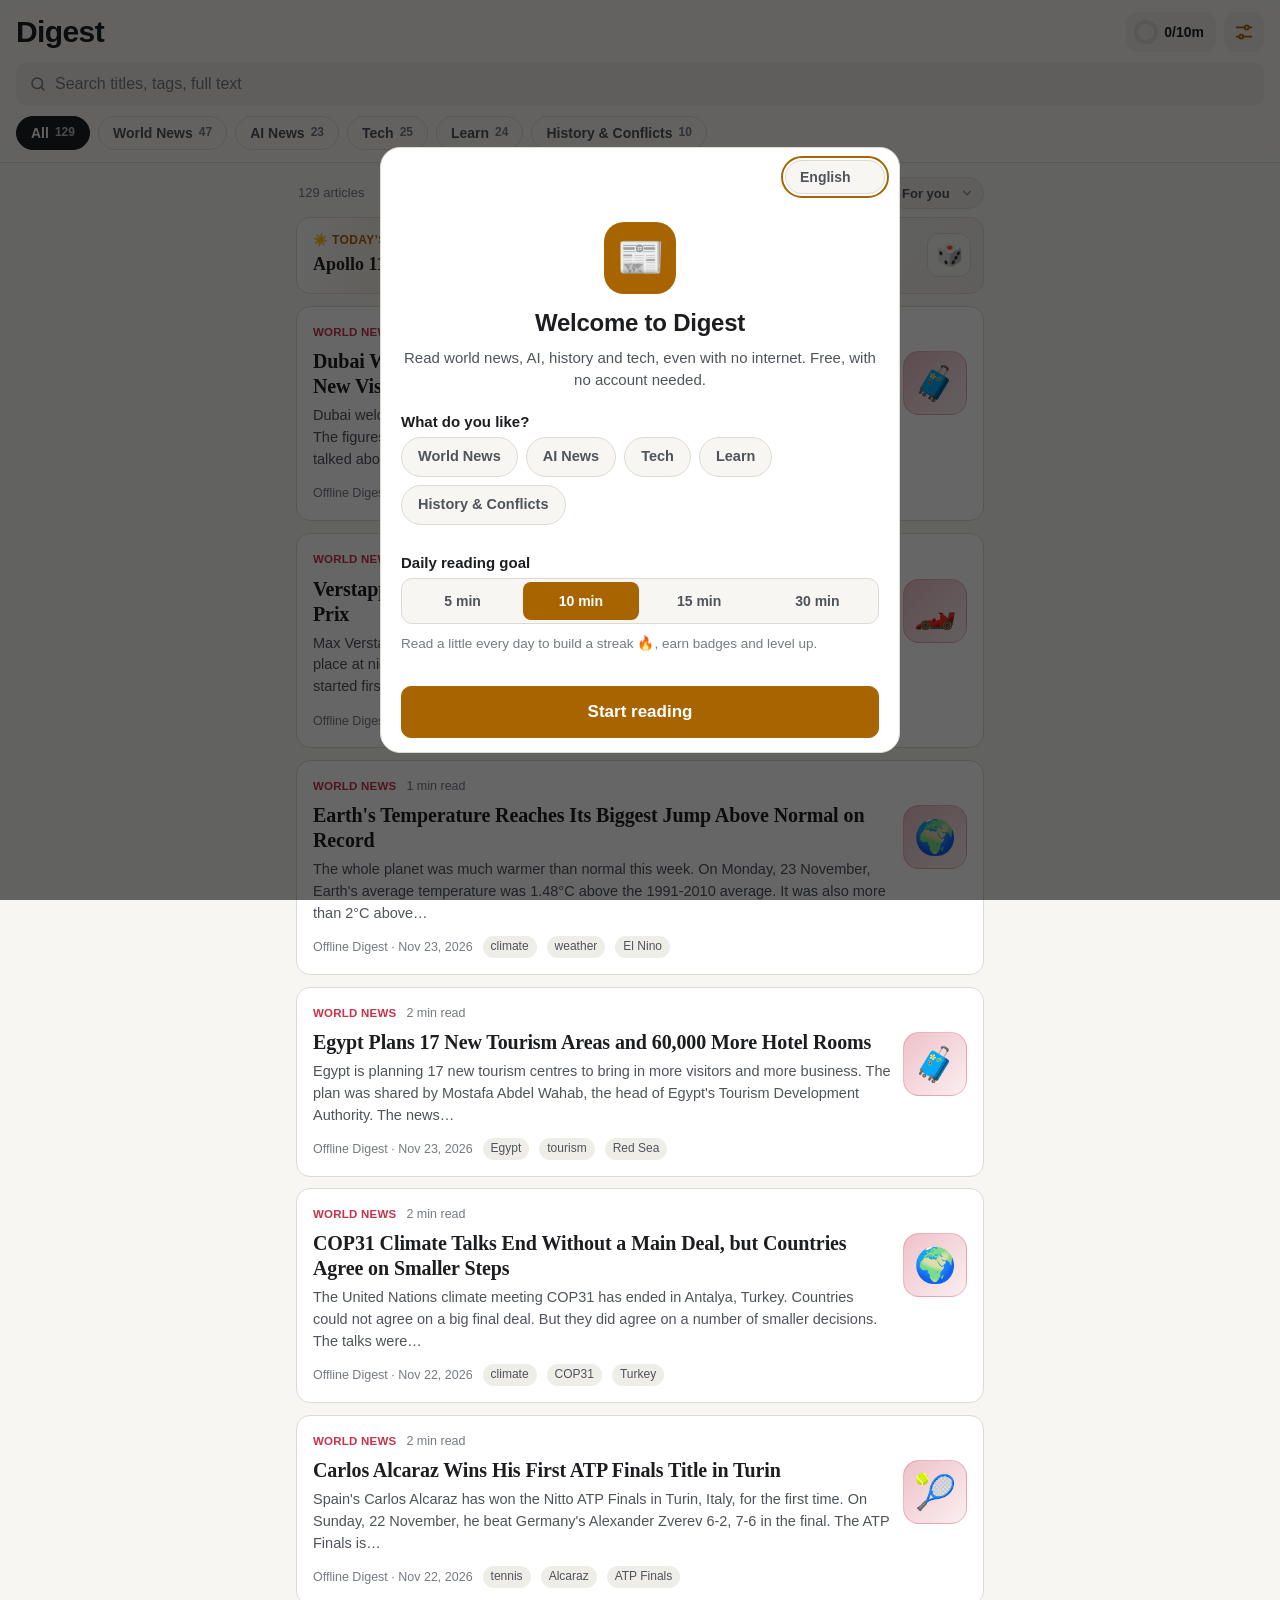
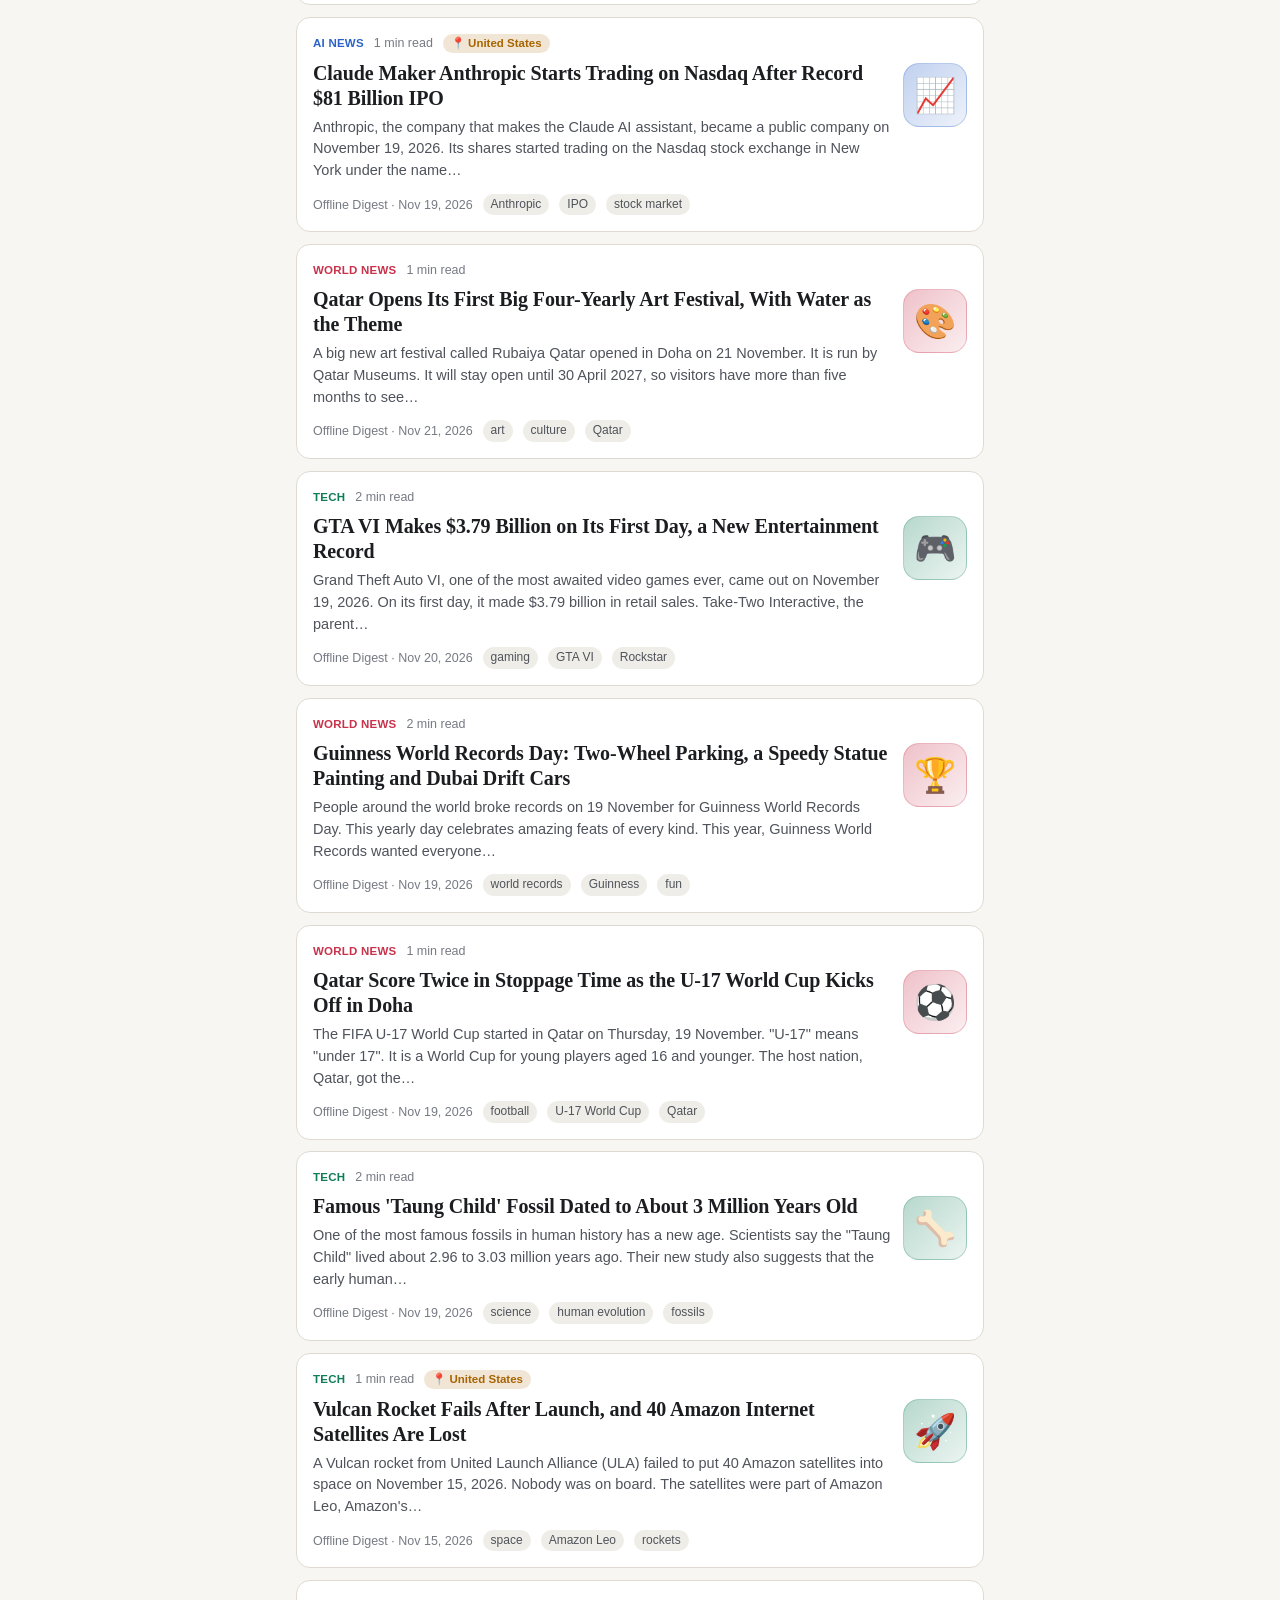
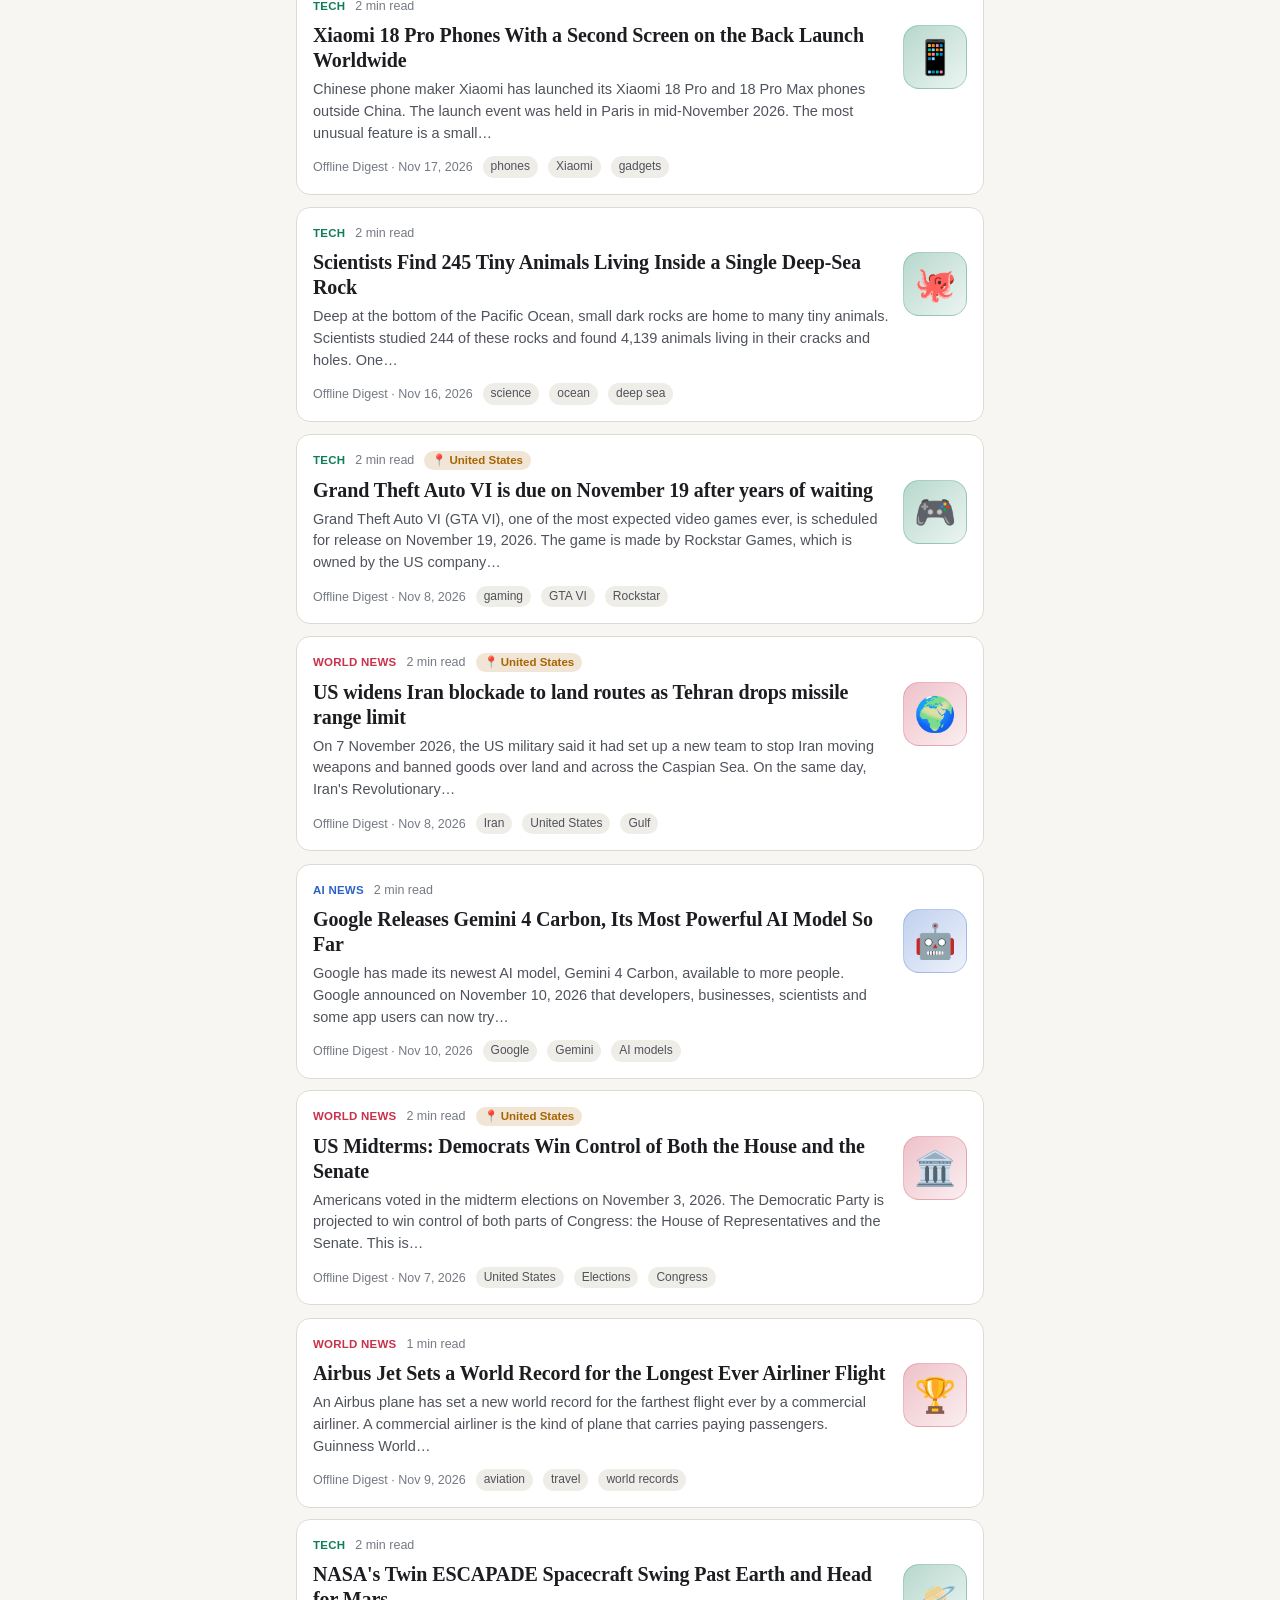
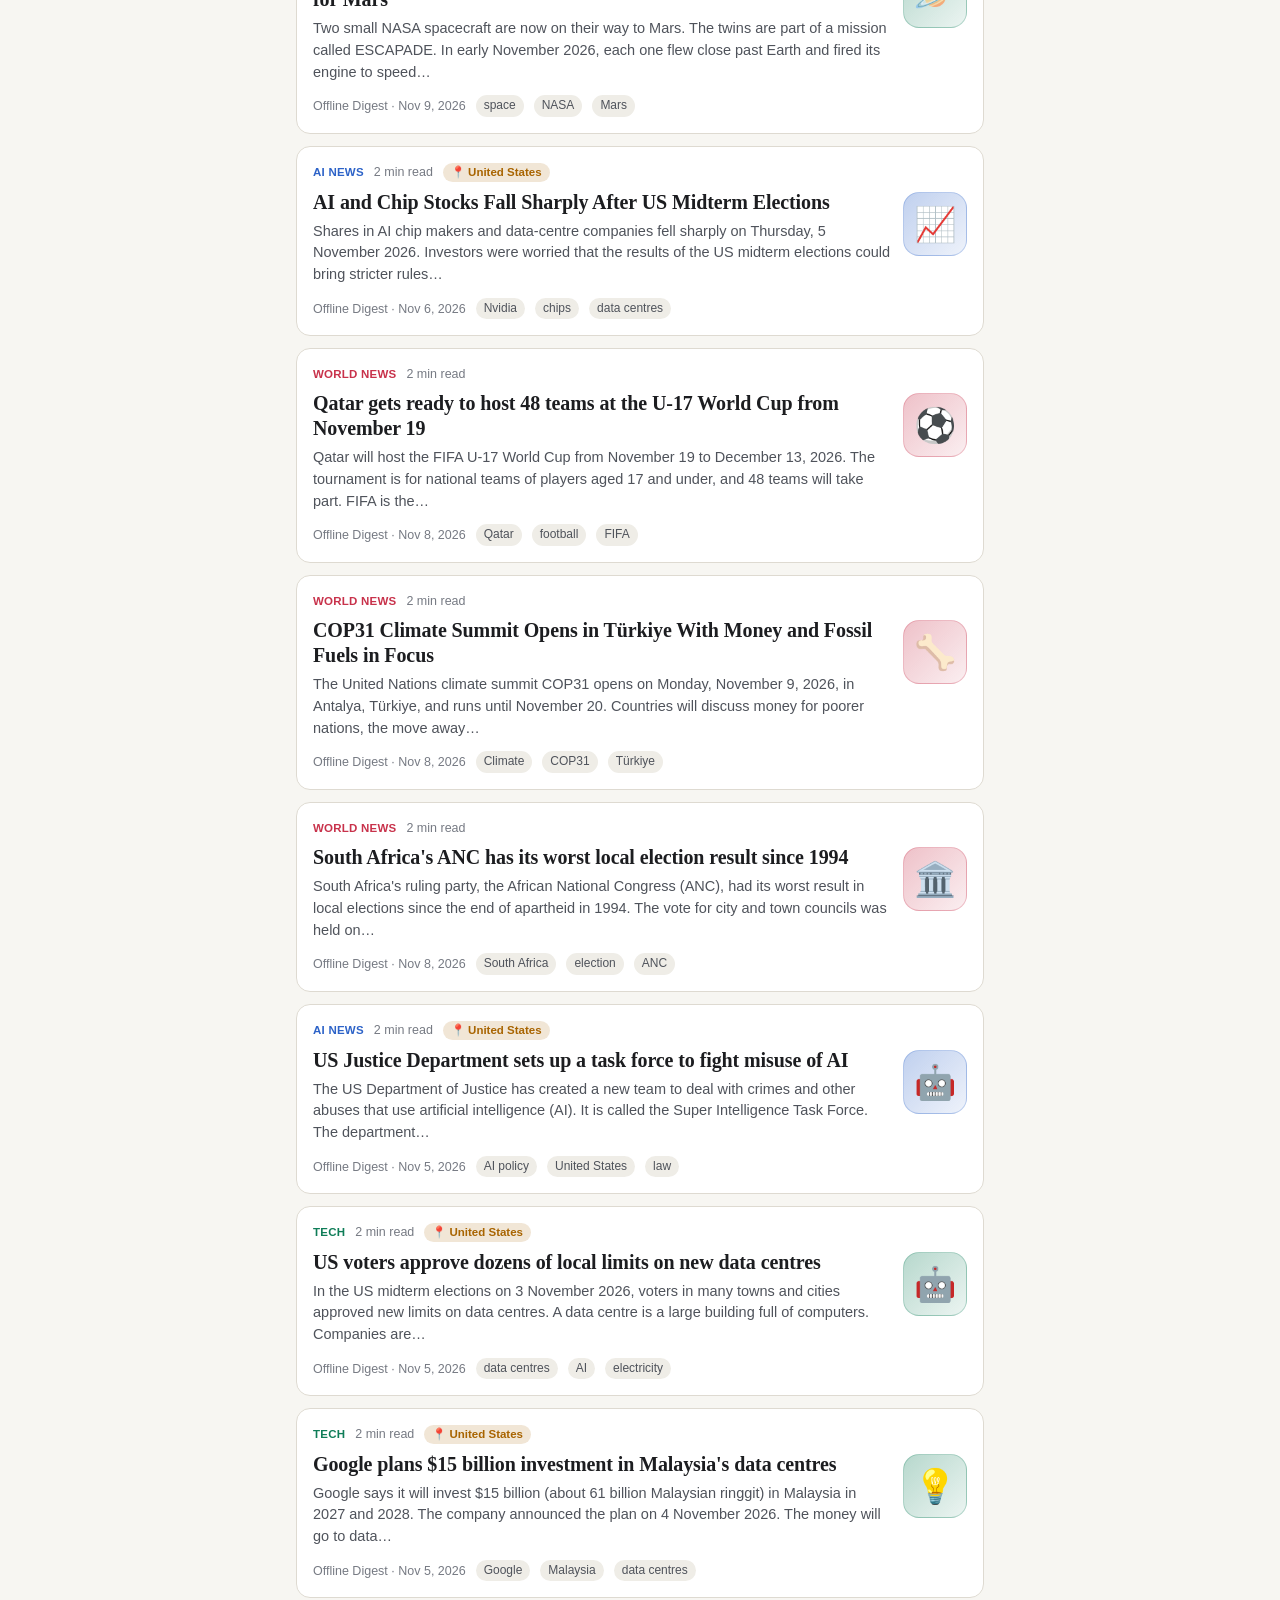
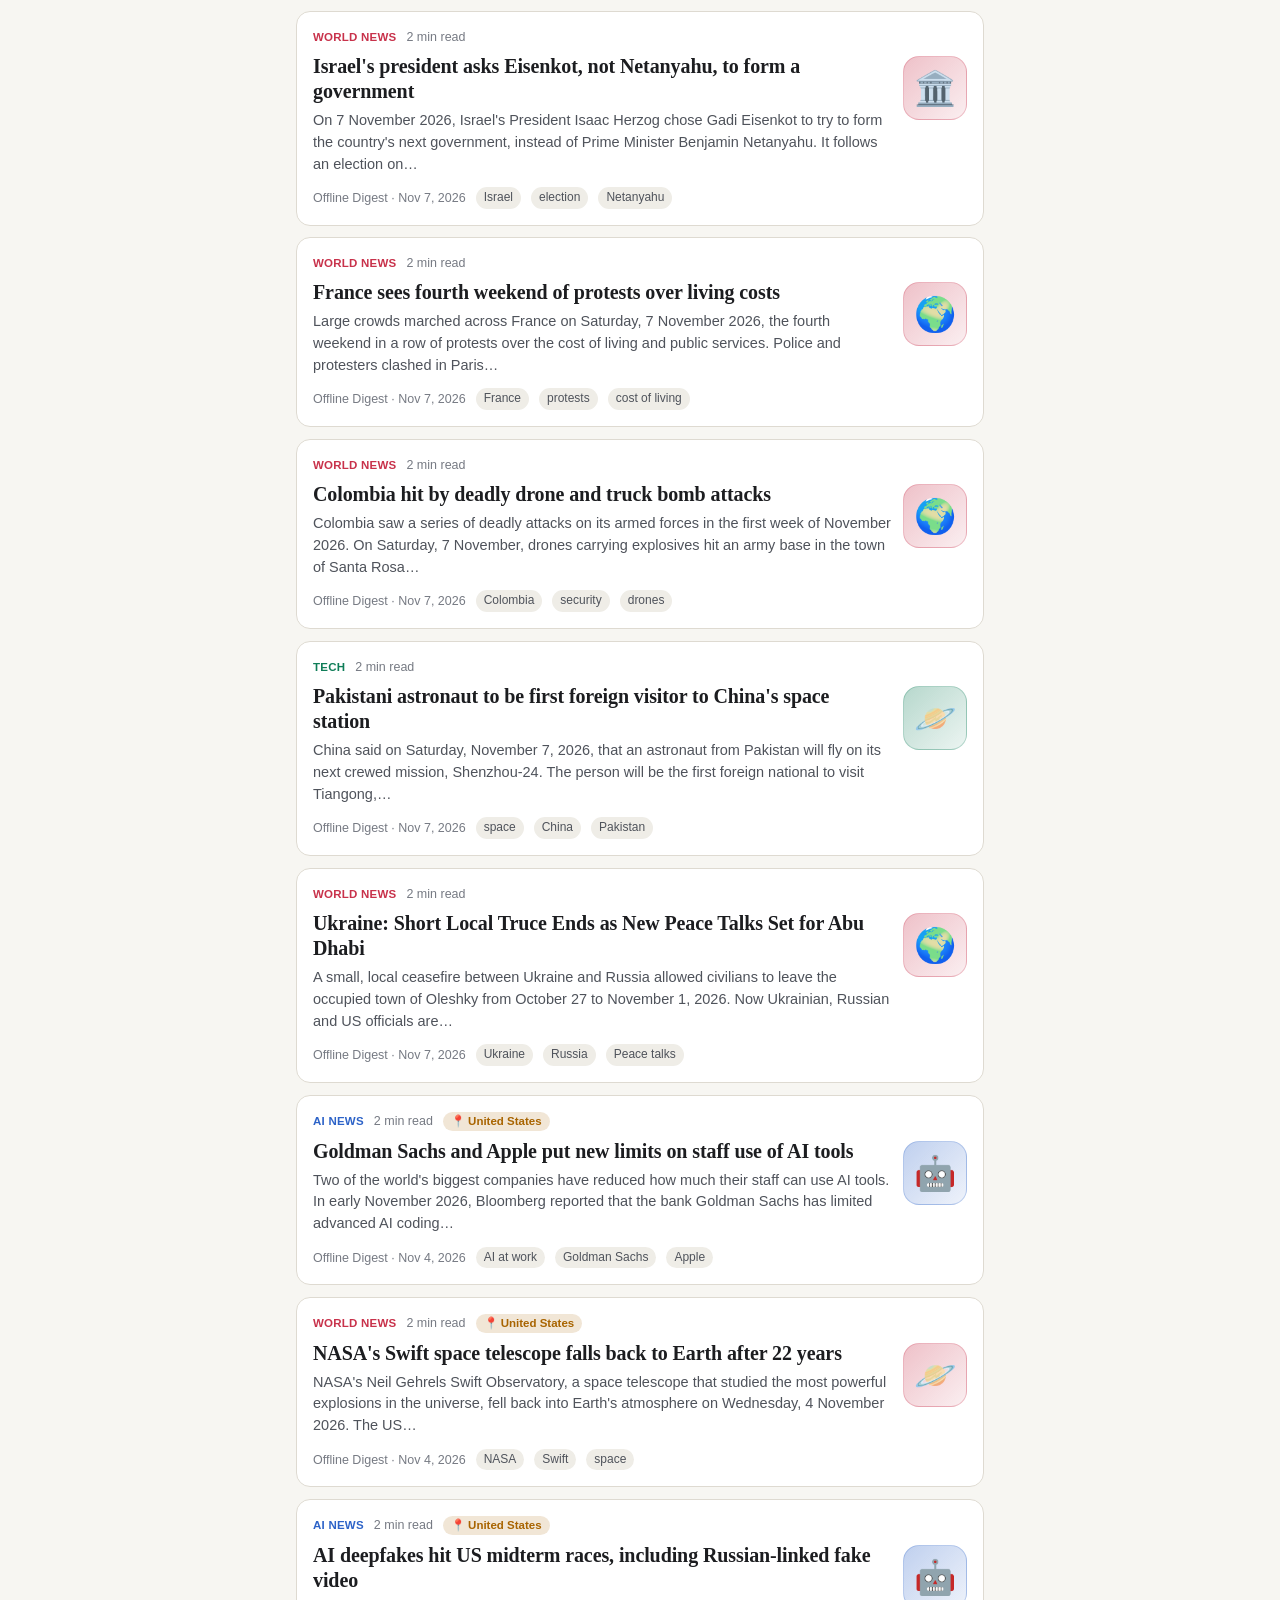
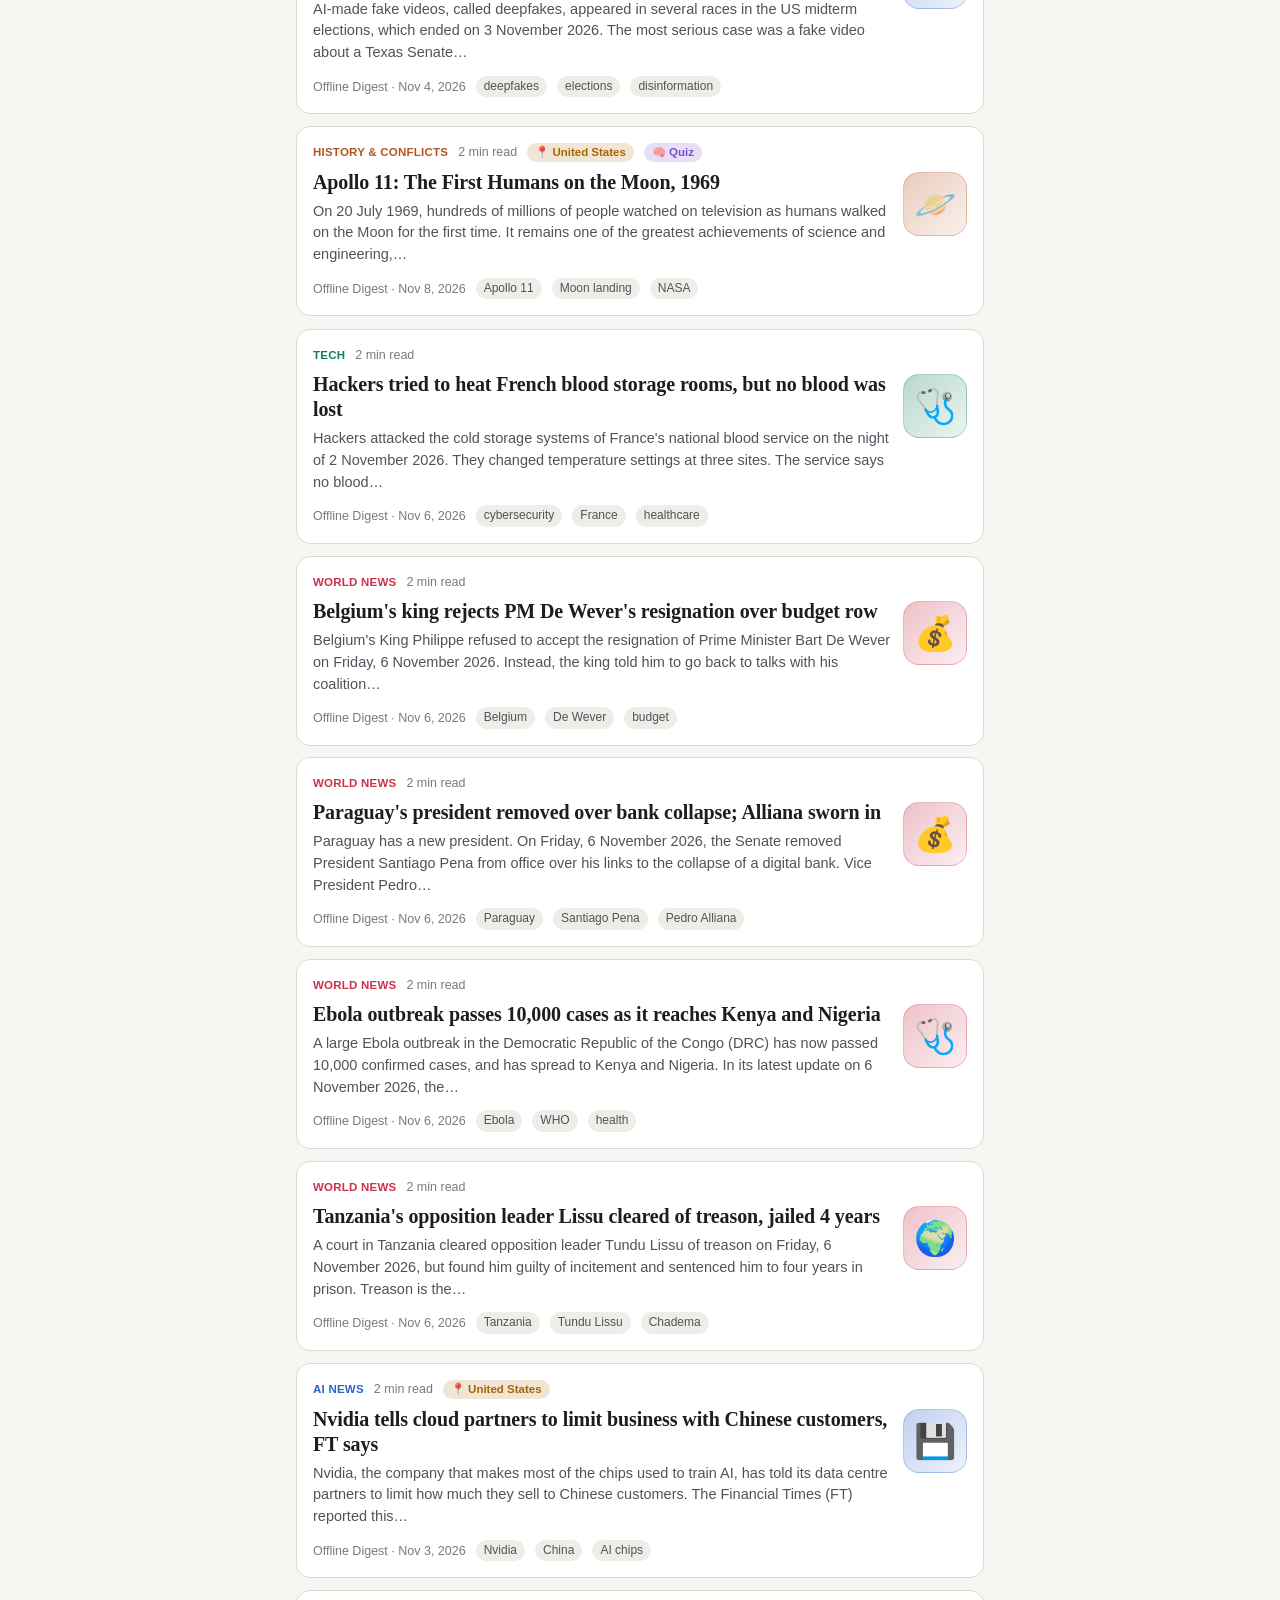
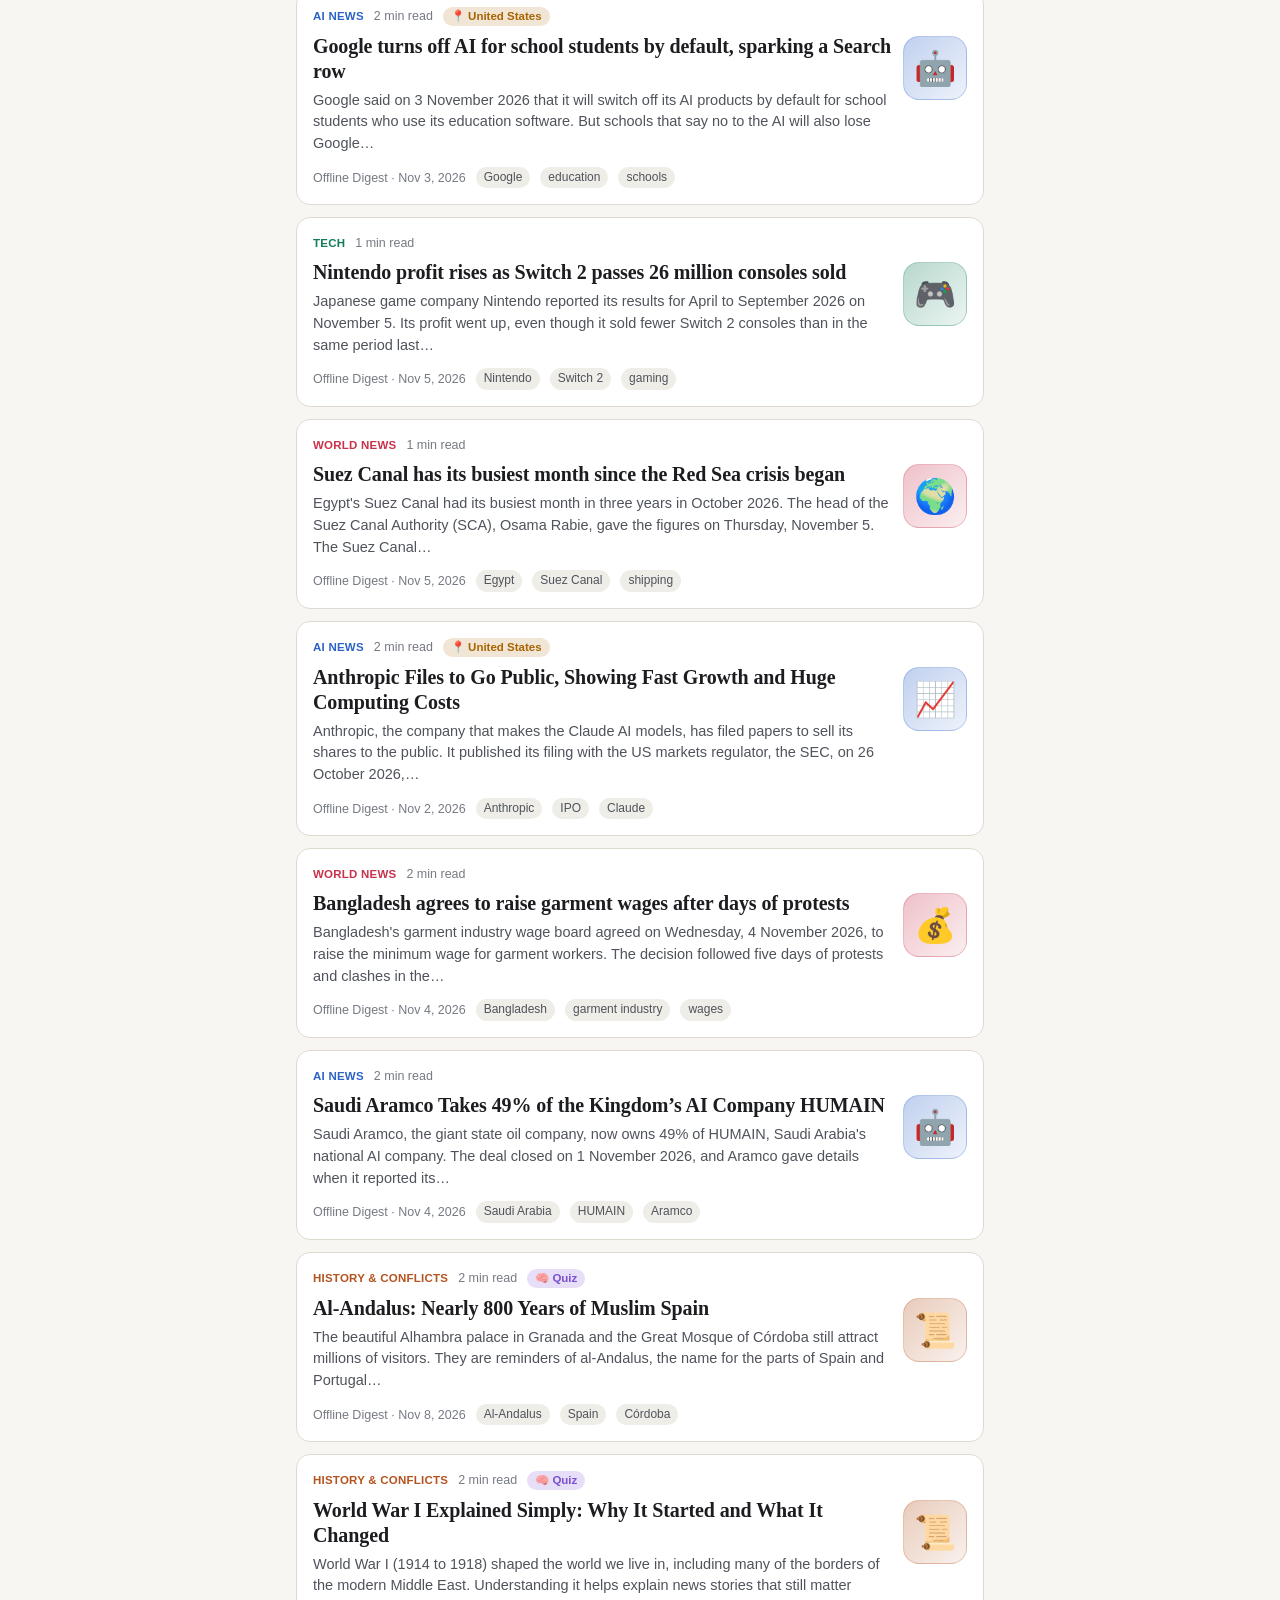
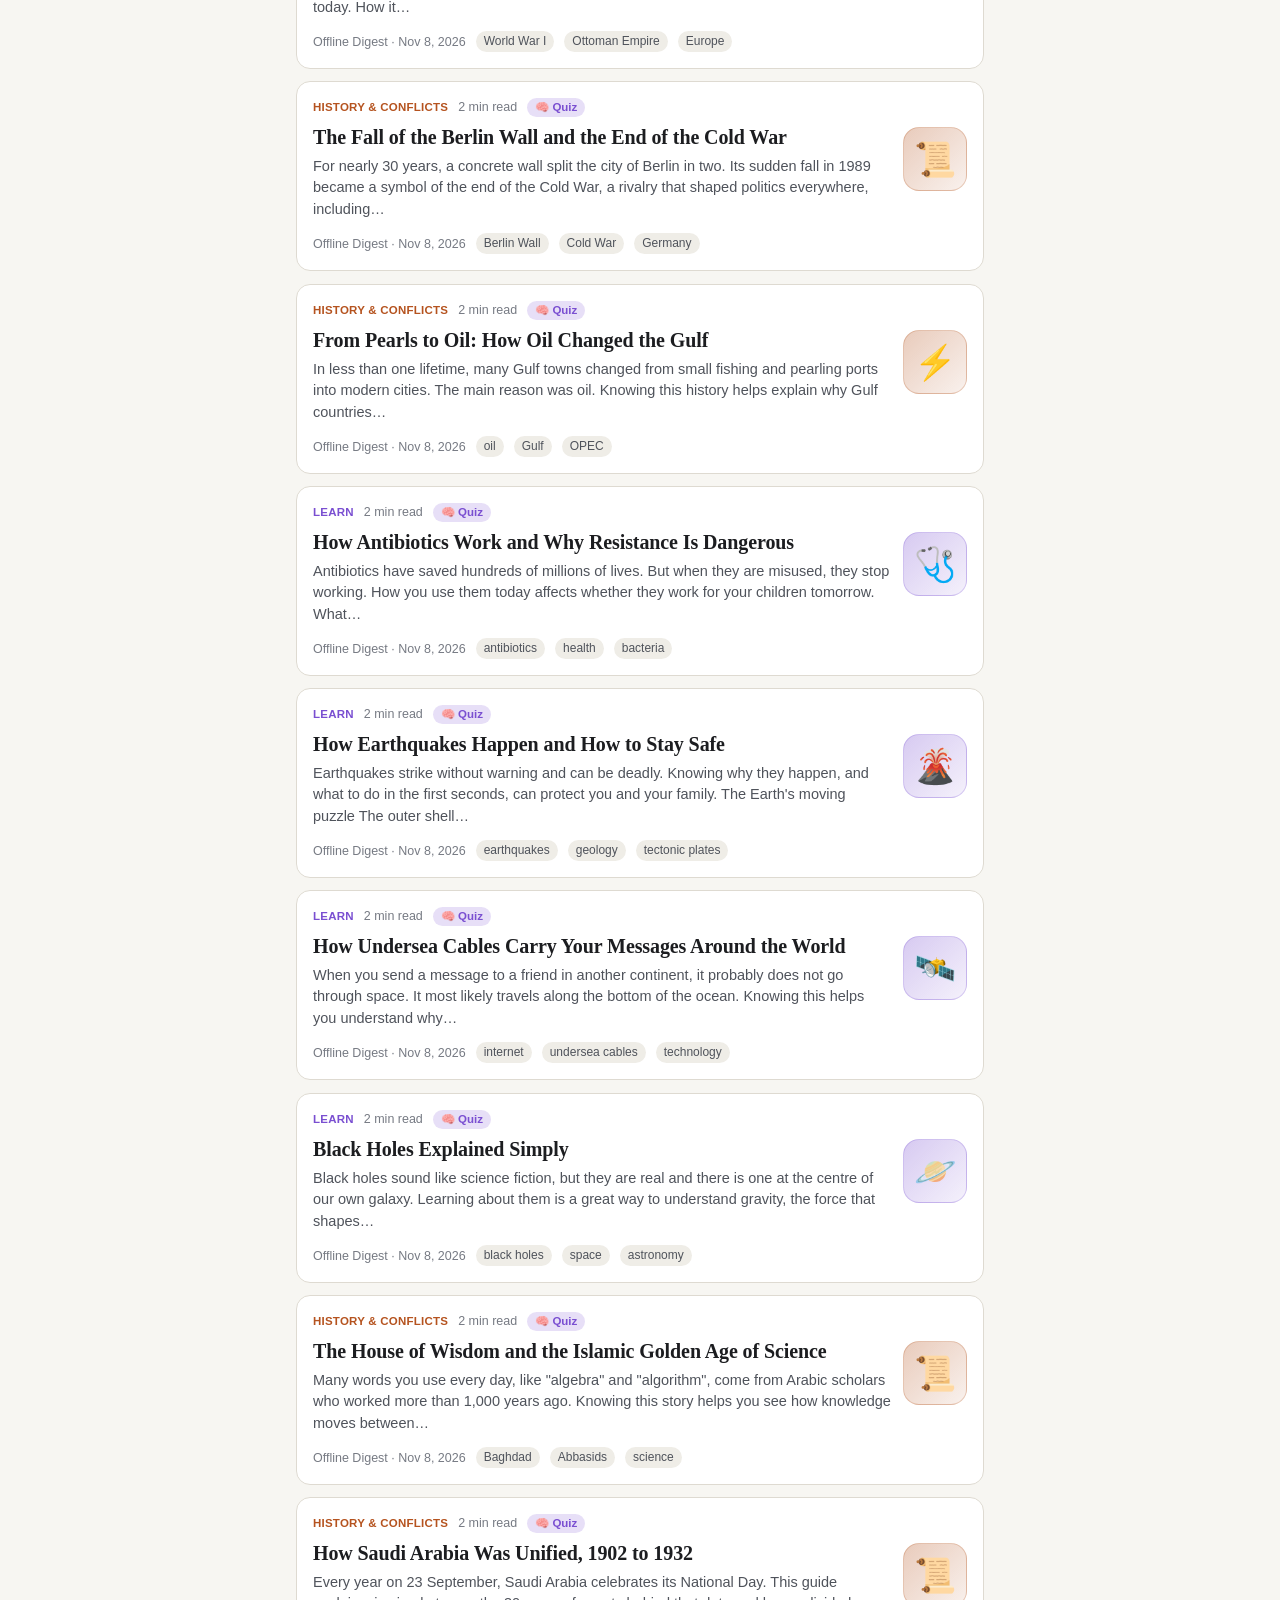
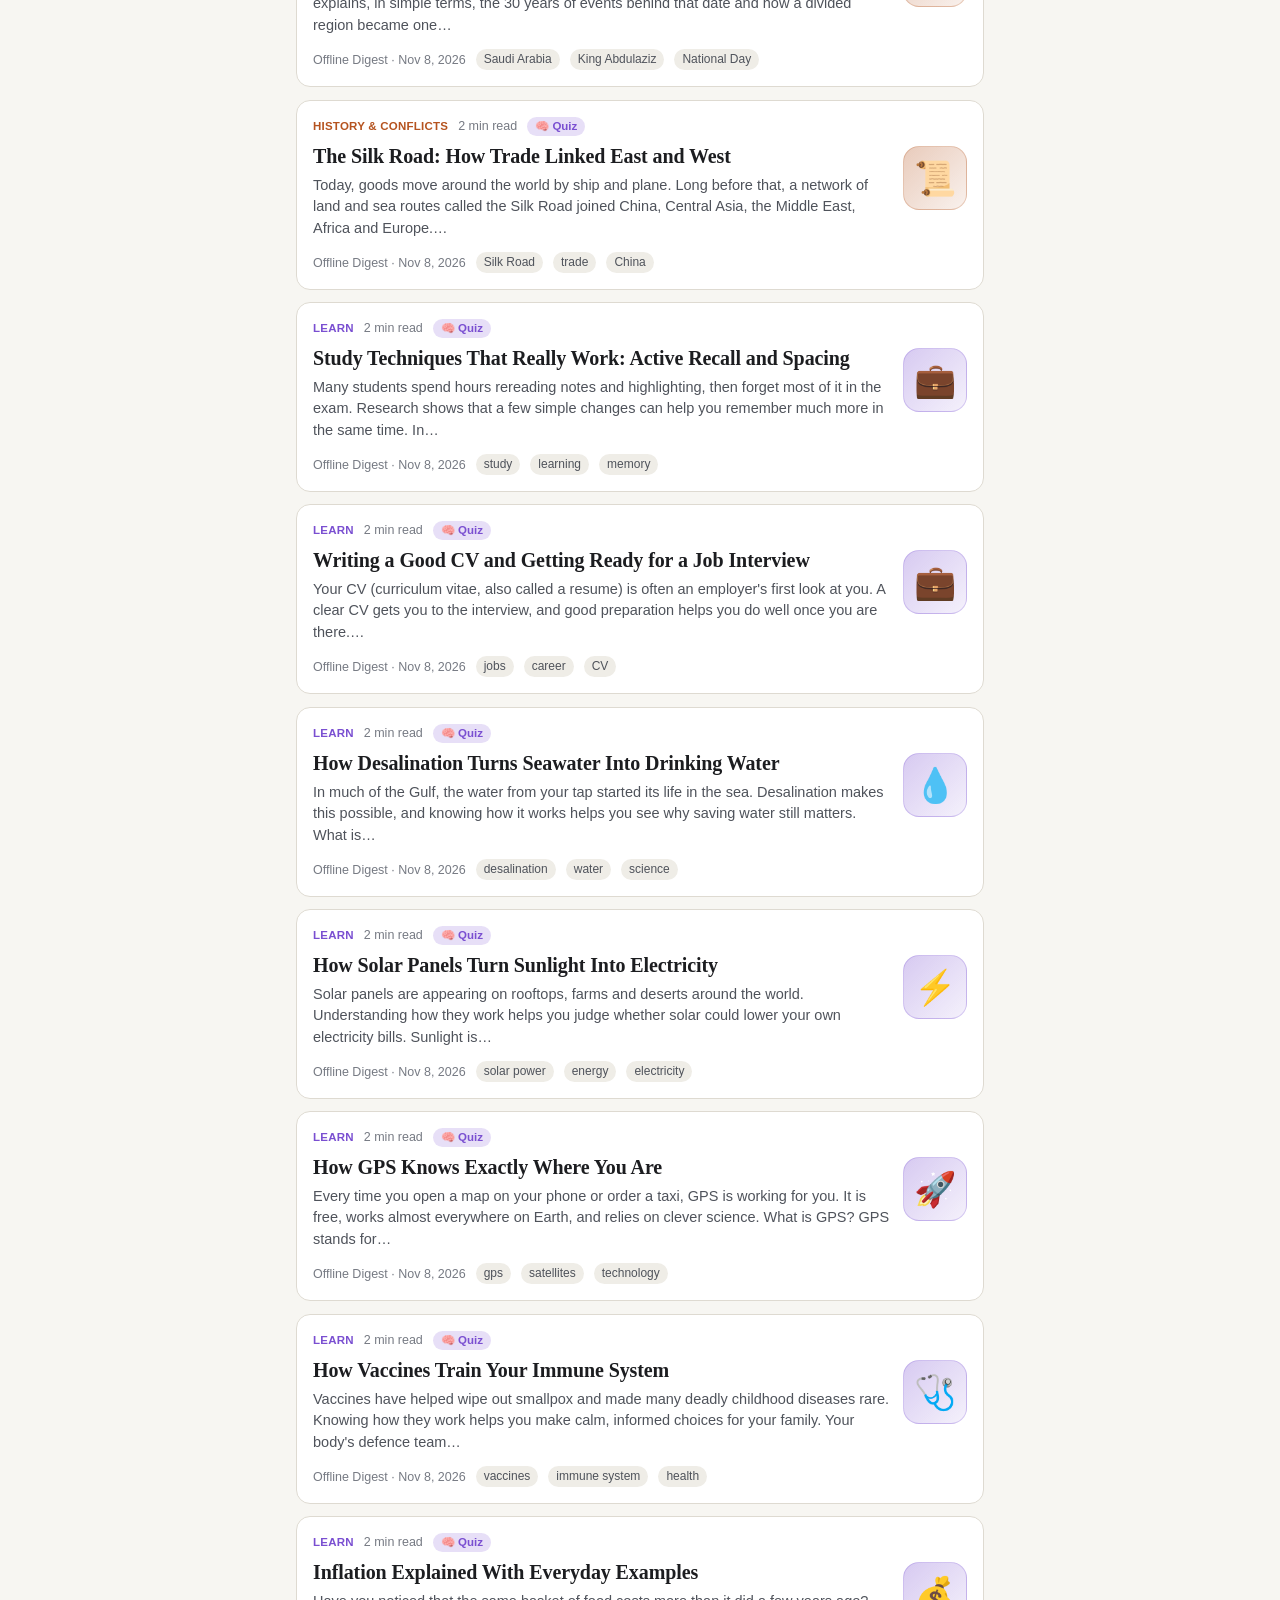
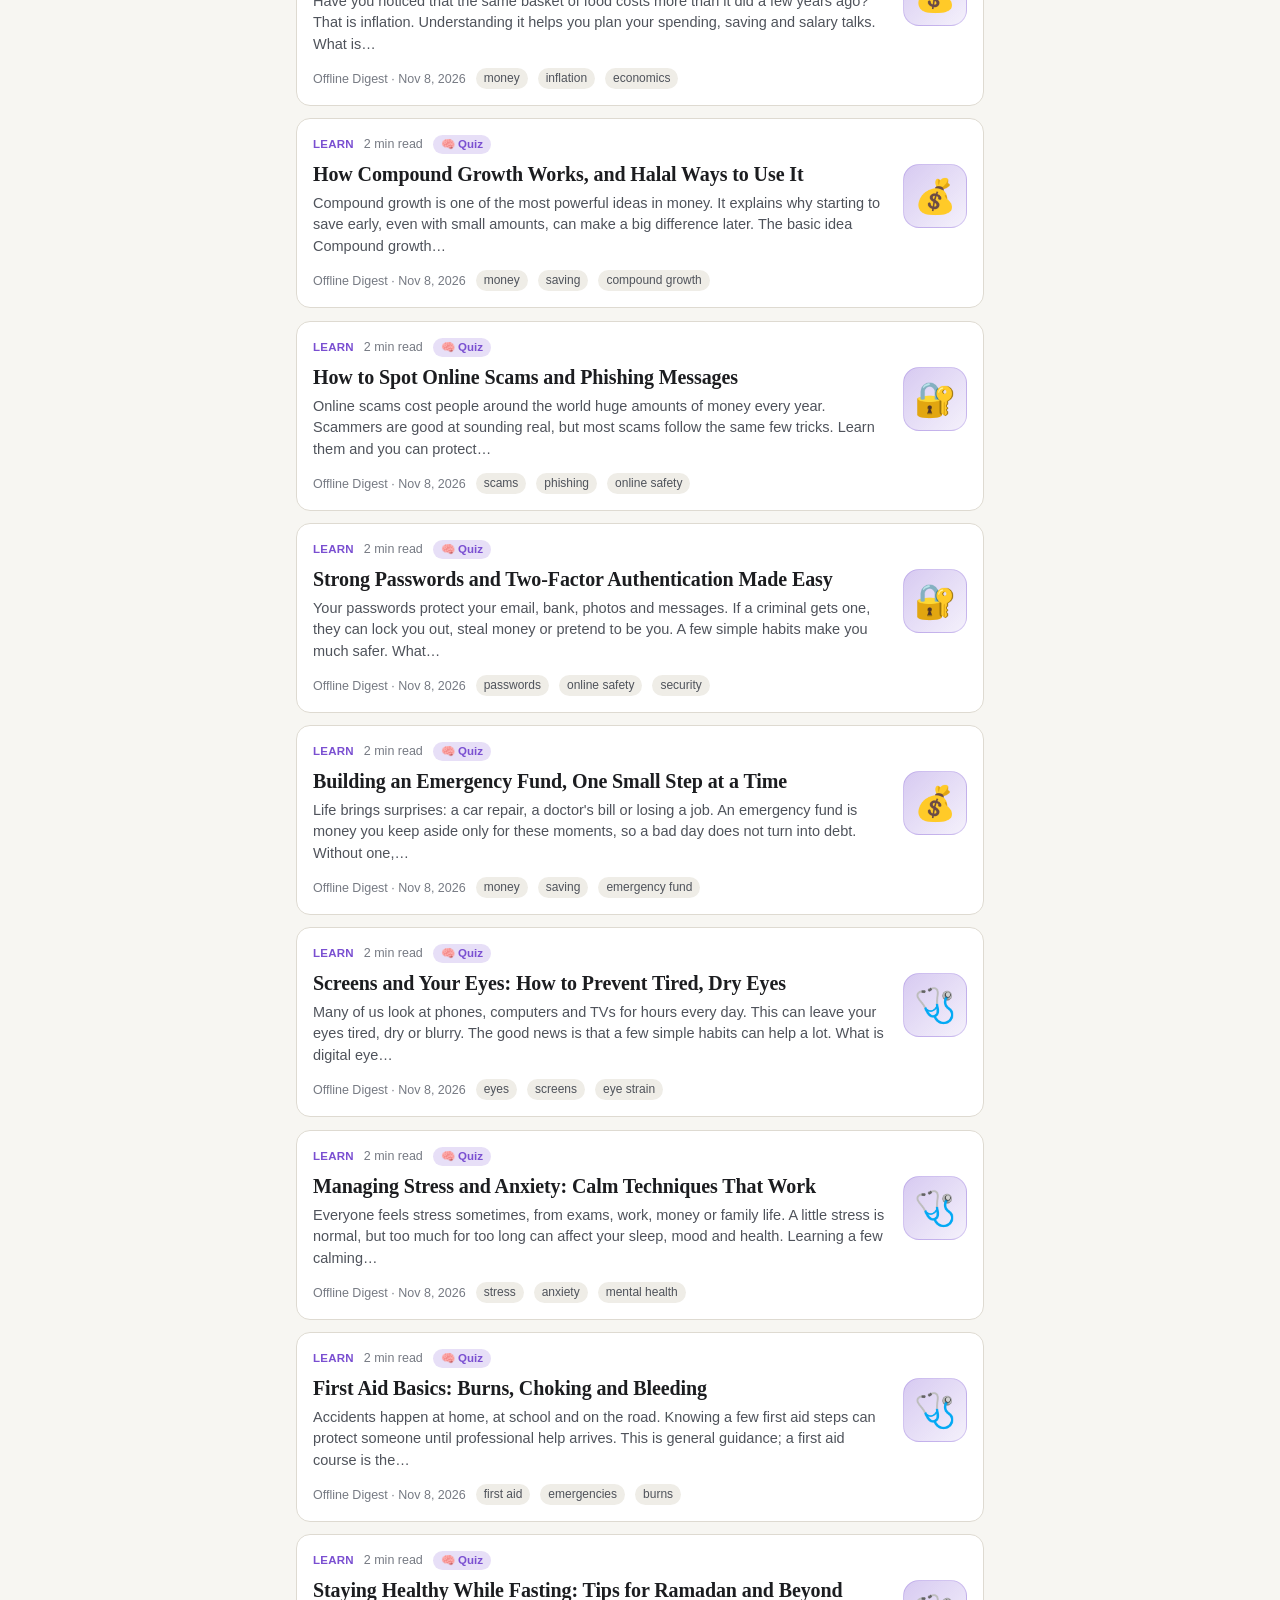
<file: index.html>
<!doctype html>
<html lang="en">
<head>
  <meta charset="utf-8">
  <meta name="viewport" content="width=device-width, initial-scale=1, viewport-fit=cover">
  <title>Offline Digest</title>
  <meta name="description" content="A free, offline-first reading list with instant full-text search and read-aloud.">
  <meta name="theme-color" content="#0e0f12">
  <meta name="color-scheme" content="dark light">

  <!-- Apply the saved theme and text direction before first paint (no flash). -->
  <script>
    (function () {
      try {
        var s = JSON.parse(localStorage.getItem('od:settings') || '{}'), theme = s.theme || 'system';
        if (theme === 'system') theme = matchMedia('(prefers-color-scheme: light)').matches ? 'light' : 'dark';
        document.documentElement.dataset.theme = theme;
        var lang = s.lang || String((navigator.languages && navigator.languages[0]) || navigator.language || 'en').slice(0, 2).toLowerCase();
        if (lang === 'ar') document.documentElement.dir = 'rtl';
      } catch (e) {}
    })();
  </script>

  <!-- Standalone ("Add to Home Screen" / installed app) -->
  <meta name="apple-mobile-web-app-capable" content="yes">
  <meta name="mobile-web-app-capable" content="yes">
  <meta name="apple-mobile-web-app-status-bar-style" content="black-translucent">
  <meta name="apple-mobile-web-app-title" content="Digest">
  <meta name="format-detection" content="telephone=no">

  <link rel="manifest" href="manifest.json">
  <link rel="apple-touch-icon" href="icons/apple-touch-icon.png">
  <link rel="icon" type="image/png" sizes="192x192" href="icons/icon-192.png">
  <link rel="stylesheet" href="styles.css">
</head>
<body>

  <!-- Library / search view -->
  <div id="list-view" class="view">
    <header class="topbar">
      <div class="brand-row">
        <h1 class="brand">Digest</h1>
        <span id="net-status" class="net" aria-live="polite" data-i18n="offline" hidden>Offline</span>
        <div class="top-actions">
          <button id="goal-btn" class="goal-pill" type="button" aria-label="Today's reading progress"></button>
          <button id="settings-btn" class="icon-btn" type="button" data-i18n-aria="aria.settings" aria-label="Settings">
            <svg viewBox="0 0 24 24" width="22" height="22" aria-hidden="true"><path d="M4 7h9m4 0h3M4 17h3m4 0h9" fill="none" stroke="currentColor" stroke-width="2" stroke-linecap="round"/><circle cx="15" cy="7" r="2.2" fill="none" stroke="currentColor" stroke-width="2"/><circle cx="9" cy="17" r="2.2" fill="none" stroke="currentColor" stroke-width="2"/></svg>
          </button>
        </div>
      </div>

      <div class="search" role="search">
        <svg viewBox="0 0 24 24" width="18" height="18" aria-hidden="true"><circle cx="11" cy="11" r="7" fill="none" stroke="currentColor" stroke-width="2"/><path d="m20 20-3.5-3.5" stroke="currentColor" stroke-width="2" stroke-linecap="round"/></svg>
        <input id="search" type="search" placeholder="Search titles, tags, full text" aria-label="Search articles" data-i18n-ph="search.ph" data-i18n-aria="search.aria"
               autocomplete="off" autocorrect="off" autocapitalize="off" spellcheck="false" enterkeyhint="search">
        <button id="clear-search" class="clear-btn" type="button" aria-label="Clear search" data-i18n-aria="search.clear" hidden>&times;</button>
      </div>

      <nav id="tabs" class="tabs" role="tablist" aria-label="Categories"></nav>
    </header>

    <main class="list-main">
      <div class="list-tools">
        <p id="result-info" class="result-info" aria-live="polite"></p>
        <label class="select">
          <span class="visually-hidden">Show</span>
          <select id="filter-select">
            <option value="all" data-i18n="filter.all">All</option>
            <option value="unread" data-i18n="filter.unread">Unread</option>
            <option value="progress" data-i18n="filter.progress">In progress</option>
            <option value="saved" data-i18n="filter.saved">Saved</option>
            <option value="highlights" data-i18n="filter.highlights">Highlighted</option>
          </select>
        </label>
        <label class="select" id="sort-wrap">
          <span class="visually-hidden">Sort by</span>
          <select id="sort-select">
            <option value="foryou" data-i18n="sort.foryou">For you</option>
            <option value="new" data-i18n="sort.new">Newest</option>
            <option value="old" data-i18n="sort.old">Oldest</option>
            <option value="short" data-i18n="sort.short">Shortest</option>
            <option value="long" data-i18n="sort.long">Longest</option>
          </select>
        </label>
      </div>
      <div id="continue"></div>
      <div id="today"></div>
      <ul id="article-list" class="article-list"></ul>
      <div id="empty" class="empty" hidden></div>
    </main>
  </div>

  <!-- Reader view -->
  <div id="reader-view" class="view" hidden>
    <header class="reader-bar">
      <button id="back-btn" class="text-btn" type="button">
        <svg viewBox="0 0 24 24" width="20" height="20" aria-hidden="true"><path d="m15 5-7 7 7 7" fill="none" stroke="currentColor" stroke-width="2.2" stroke-linecap="round" stroke-linejoin="round"/></svg>
        <span data-i18n="library">Library</span>
      </button>
      <div class="reader-actions">
        <button id="listen-btn" class="bar-btn" type="button" aria-label="Read aloud" data-i18n-aria="aria.listen">
          <svg viewBox="0 0 24 24" width="22" height="22" aria-hidden="true"><path d="M11 5 6 9H3v6h3l5 4V5Z" fill="none" stroke="currentColor" stroke-width="2" stroke-linejoin="round"/><path d="M15.5 8.5a5 5 0 0 1 0 7M18.5 5.5a9 9 0 0 1 0 13" fill="none" stroke="currentColor" stroke-width="2" stroke-linecap="round"/></svg>
        </button>
        <button id="save-btn" class="bar-btn" type="button" aria-label="Save article" aria-pressed="false">
          <svg viewBox="0 0 24 24" width="22" height="22" aria-hidden="true"><path class="fillable" d="M6 3.5h12v17l-6-4.2-6 4.2v-17Z" fill="none" stroke="currentColor" stroke-width="2" stroke-linejoin="round"/></svg>
        </button>
        <button id="display-btn" class="bar-btn aa" type="button" aria-label="Text and display" data-i18n-aria="aria.display">Aa</button>
        <button id="more-btn" class="bar-btn" type="button" aria-label="More actions" data-i18n-aria="aria.more">
          <svg viewBox="0 0 24 24" width="22" height="22" aria-hidden="true"><circle cx="5" cy="12" r="1.9" fill="currentColor"/><circle cx="12" cy="12" r="1.9" fill="currentColor"/><circle cx="19" cy="12" r="1.9" fill="currentColor"/></svg>
        </button>
      </div>
      <div class="progress"><div id="progress-bar" class="progress-bar"></div></div>
    </header>
    <article id="reader" class="reader"></article>
  </div>

  <!-- Read-aloud player -->
  <div id="player" class="player" role="region" aria-label="Read aloud" hidden>
    <button id="tts-prev" type="button" aria-label="Previous paragraph">
      <svg viewBox="0 0 24 24" width="22" height="22" aria-hidden="true"><path d="M6 5v14M19 5l-9 7 9 7V5Z" fill="currentColor" stroke="currentColor" stroke-width="1.6" stroke-linejoin="round"/></svg>
    </button>
    <button id="tts-play" class="play" type="button" aria-label="Pause">
      <svg class="i-pause" viewBox="0 0 24 24" width="24" height="24" aria-hidden="true"><path d="M7 5h3v14H7zM14 5h3v14h-3z" fill="currentColor"/></svg>
      <svg class="i-play" viewBox="0 0 24 24" width="24" height="24" aria-hidden="true"><path d="M7 4.5v15l12-7.5-12-7.5Z" fill="currentColor"/></svg>
    </button>
    <button id="tts-next" type="button" aria-label="Next paragraph">
      <svg viewBox="0 0 24 24" width="22" height="22" aria-hidden="true"><path d="M18 5v14M5 5l9 7-9 7V5Z" fill="currentColor" stroke="currentColor" stroke-width="1.6" stroke-linejoin="round"/></svg>
    </button>
    <span id="tts-label" class="player-label"></span>
    <button id="tts-close" type="button" aria-label="Stop reading aloud">&times;</button>
  </div>

  <!-- Floating bar for highlighting selected text -->
  <div id="sel-bar" class="sel-bar" role="toolbar" aria-label="Selected text" hidden>
    <button type="button" data-sel="hl">🖍 Highlight</button>
    <button type="button" data-sel="quote" data-i18n="sel.quote">Quote card</button>
    <button type="button" data-sel="copy" data-i18n="sel.copy">Copy</button>
  </div>

  <!-- Progress sheet: daily goal, streak, level, badges -->
  <dialog id="progress-dialog" class="sheet" aria-labelledby="progress-title">
    <div class="sheet-head">
      <h2 id="progress-title" data-i18n="progress.title">Your progress</h2>
      <button class="text-btn" type="button" data-close data-i18n="done">Done</button>
    </div>

    <section class="sheet-sec today-sec">
      <div id="today-ring" class="today-ring"></div>
      <p id="today-text" class="today-text"></p>
    </section>

    <section class="sheet-sec">
      <h3 data-i18n="goal.title">Daily goal</h3>
      <div class="seg" data-setting="goal" role="group" aria-label="Daily goal in minutes">
        <button type="button" data-value="5" data-i18n="min" data-i18n-n="5">5 min</button>
        <button type="button" data-value="10" data-i18n="min" data-i18n-n="10">10 min</button>
        <button type="button" data-value="15" data-i18n="min" data-i18n-n="15">15 min</button>
        <button type="button" data-value="30" data-i18n="min" data-i18n-n="30">30 min</button>
      </div>
      <div id="week" class="week" aria-label="Minutes read in the last 7 days"></div>
    </section>

    <section class="sheet-sec">
      <div id="level" class="level"></div>
      <div id="stats" class="stats"></div>
    </section>

    <section class="sheet-sec">
      <h3 class="with-count"><span data-i18n="badges">Badges</span> <span id="badge-count"></span></h3>
      <div id="badges" class="badges"></div>
    </section>

    <section class="sheet-sec invite">
      <div id="freeze-info" class="freeze-info"></div>
      <p data-i18n-html="invite.text"></p>
      <button id="share-progress" class="btn btn-primary" type="button" data-i18n="progress.share">📣 Share my progress</button>
      <button class="btn" type="button" data-invite data-i18n="invite.btn">💌 Invite friends</button>
    </section>
  </dialog>

  <!-- First launch -->
  <dialog id="welcome-dialog" class="sheet welcome" aria-labelledby="welcome-title">
    <div class="welcome-lang">
      <select class="lang-select select-pill" aria-label="Language" data-i18n-aria="language"></select>
    </div>
    <div class="welcome-hero">
      <div class="welcome-logo">📰</div>
      <h2 id="welcome-title" data-i18n="welcome.title">Welcome to Digest</h2>
      <p data-i18n="welcome.text"></p>
    </div>
    <section class="sheet-sec">
      <h3 data-i18n="welcome.topics">What do you like?</h3>
      <div id="topics" class="topics"></div>
    </section>
    <section class="sheet-sec">
      <h3 data-i18n="welcome.goal">Daily reading goal</h3>
      <div class="seg" data-setting="goal" role="group" aria-label="Daily goal in minutes">
        <button type="button" data-value="5" data-i18n="min" data-i18n-n="5">5 min</button>
        <button type="button" data-value="10" data-i18n="min" data-i18n-n="10">10 min</button>
        <button type="button" data-value="15" data-i18n="min" data-i18n-n="15">15 min</button>
        <button type="button" data-value="30" data-i18n="min" data-i18n-n="30">30 min</button>
      </div>
      <p class="hint" data-i18n="welcome.hint"></p>
    </section>
    <section class="sheet-sec">
      <button class="btn btn-primary btn-big" type="button" data-close data-i18n="welcome.start">Start reading</button>
    </section>
  </dialog>

  <!-- Settings sheet -->
  <dialog id="settings-dialog" class="sheet" aria-labelledby="settings-title">
    <div class="sheet-head">
      <h2 id="settings-title" data-i18n="settings.title">Settings</h2>
      <button class="text-btn" type="button" data-close data-i18n="done">Done</button>
    </div>

    <section class="sheet-sec">
      <h3 data-i18n="language">Language</h3>
      <select class="lang-select field" aria-label="Language" data-i18n-aria="language"></select>
    </section>

    <section class="sheet-sec">
      <h3 data-i18n="region">Your region</h3>
      <select id="region-select" class="field" aria-label="Your region" data-i18n-aria="region"></select>
      <p class="hint" data-i18n="region.hint"></p>
    </section>

    <section class="sheet-sec">
      <h3 data-i18n="theme">Theme</h3>
      <div class="seg" data-setting="theme" role="group" aria-label="Theme">
        <button type="button" data-value="system" data-i18n="theme.system">Auto</button>
        <button type="button" data-value="dark" data-i18n="theme.dark">Dark</button>
        <button type="button" data-value="light" data-i18n="theme.light">Light</button>
        <button type="button" data-value="sepia" data-i18n="theme.sepia">Sepia</button>
      </div>
    </section>

    <section class="sheet-sec">
      <h3 data-i18n="text.title">Reading text</h3>
      <div class="setting-row">
        <span data-i18n="text.size">Size</span>
        <div class="stepper" role="group" aria-label="Font size">
          <button id="font-down" type="button" aria-label="Decrease font size">A<span class="minus">&minus;</span></button>
          <output id="font-size-val">18</output>
          <button id="font-up" type="button" aria-label="Increase font size">A<span class="plus">+</span></button>
        </div>
      </div>
      <div class="seg" data-setting="font" role="group" aria-label="Font">
        <button type="button" data-value="serif" class="f-serif" data-i18n="font.serif">Serif</button>
        <button type="button" data-value="sans" class="f-sans" data-i18n="font.sans">Sans</button>
      </div>
      <div class="seg" data-setting="spacing" role="group" aria-label="Line spacing">
        <button type="button" data-value="compact" data-i18n="spacing.compact">Compact</button>
        <button type="button" data-value="normal" data-i18n="spacing.normal">Normal</button>
        <button type="button" data-value="relaxed" data-i18n="spacing.relaxed">Relaxed</button>
      </div>
      <label class="switch-row">
        <span data-i18n="wake">Keep screen on while reading</span>
        <input id="wake-toggle" type="checkbox" class="switch">
      </label>
    </section>

    <section class="sheet-sec" id="tts-settings">
      <h3 data-i18n="tts.title">Read aloud</h3>
      <div class="setting-row">
        <label for="rate-range" data-i18n="tts.speed">Speed</label>
        <output id="rate-val">1.0×</output>
      </div>
      <input id="rate-range" type="range" min="0.6" max="2" step="0.1" value="1">
      <label class="visually-hidden" for="voice-select">Voice</label>
      <select id="voice-select" class="field"></select>
      <p class="hint" data-i18n="tts.hint"></p>
    </section>

    <section class="sheet-sec" id="ads-sec" hidden>
      <h3 data-i18n="ads.title">Ads</h3>
      <p class="hint" data-i18n="ads.hint"></p>
      <button id="adfree-btn" class="btn btn-primary" type="button"></button>
      <button id="adprivacy-btn" class="btn btn-ghost" type="button" data-i18n="ads.privacy" hidden>Ad privacy choices</button>
    </section>

    <section class="sheet-sec">
      <div id="install-row" hidden>
        <button id="install-btn" class="btn btn-primary" type="button" data-i18n="install.btn">Install Digest app</button>
      </div>
      <button id="notes-btn" class="btn" type="button" data-i18n="notes.btn">📝 Notes &amp; backup</button>
      <button class="btn" type="button" data-invite data-i18n="invite.btn">💌 Invite friends</button>
    </section>

    <p class="about"><span data-i18n="about"></span> <a id="privacy-link" href="privacy.html" target="_blank" rel="noopener" data-i18n="privacy">Privacy policy</a></p>
  </dialog>

  <!-- Article actions sheet -->
  <dialog id="actions-dialog" class="sheet" aria-labelledby="actions-title">
    <div class="sheet-head">
      <h2 id="actions-title" data-i18n="actions.title">Article</h2>
      <button class="text-btn" type="button" data-close data-i18n="done">Done</button>
    </div>
    <div class="menu">
      <button type="button" data-act="share" data-i18n="act.share">Share…</button>
      <button type="button" data-act="copy" data-i18n="act.copy">Copy text</button>
      <button type="button" data-act="read" id="act-read">Mark as read</button>
      <button type="button" data-act="top" data-i18n="act.top">Back to top</button>
      <button type="button" data-act="delete" class="danger" data-i18n="act.delete">Delete from this device</button>
    </div>
  </dialog>

  <!-- Import / write / backup sheet -->
  <dialog id="import-dialog" class="sheet" aria-labelledby="import-title">
    <div class="sheet-head">
      <h2 id="import-title" data-i18n="imp.title">Add &amp; Back up</h2>
      <button class="text-btn" type="button" data-close data-i18n="done">Done</button>
    </div>

    <section class="sheet-sec">
      <h3 data-i18n="note.title">Write a note</h3>
      <p class="hint" data-i18n="note.hint"></p>
      <input id="note-title" class="field" type="text" placeholder="Title" data-i18n-ph="note.phTitle" autocomplete="off">
      <textarea id="note-body" class="field prose" rows="5" data-i18n-ph="note.phBody"></textarea>
      <div class="row">
        <select id="note-cat" class="field" aria-label="Category"></select>
        <button id="note-save" class="btn" type="button" data-i18n="note.save">Save note</button>
      </div>
    </section>

    <section class="sheet-sec">
      <h3 data-i18n="file.title">From a file</h3>
      <p class="hint" data-i18n="file.hint"></p>
      <label class="btn btn-primary">
        <span data-i18n="file.choose">Choose file…</span>
        <input id="file-input" class="visually-hidden" type="file"
               accept=".json,application/json">
      </label>
    </section>



    <section class="sheet-sec">
      <h3 data-i18n="lib.title">Library</h3>
      <p id="lib-stats" class="hint"></p>
      <div class="row wrap">
        <button id="export-btn" class="btn" type="button" data-i18n="export.btn">Export backup</button>
        <button id="reset-btn" class="btn btn-danger" type="button" data-i18n="reset.btn">Reset library</button>
      </div>
      <p class="hint" data-i18n="backup.hint"></p>
    </section>

    <p id="import-status" class="status" aria-live="polite"></p>
  </dialog>

  <div id="toast" class="toast" role="status" hidden>
    <span id="toast-msg"></span>
    <button id="toast-action" class="toast-action" type="button" hidden></button>
  </div>

  <script src="i18n.js" defer></script>
  <script src="app.js" defer></script>
</body>
</html>
</file>
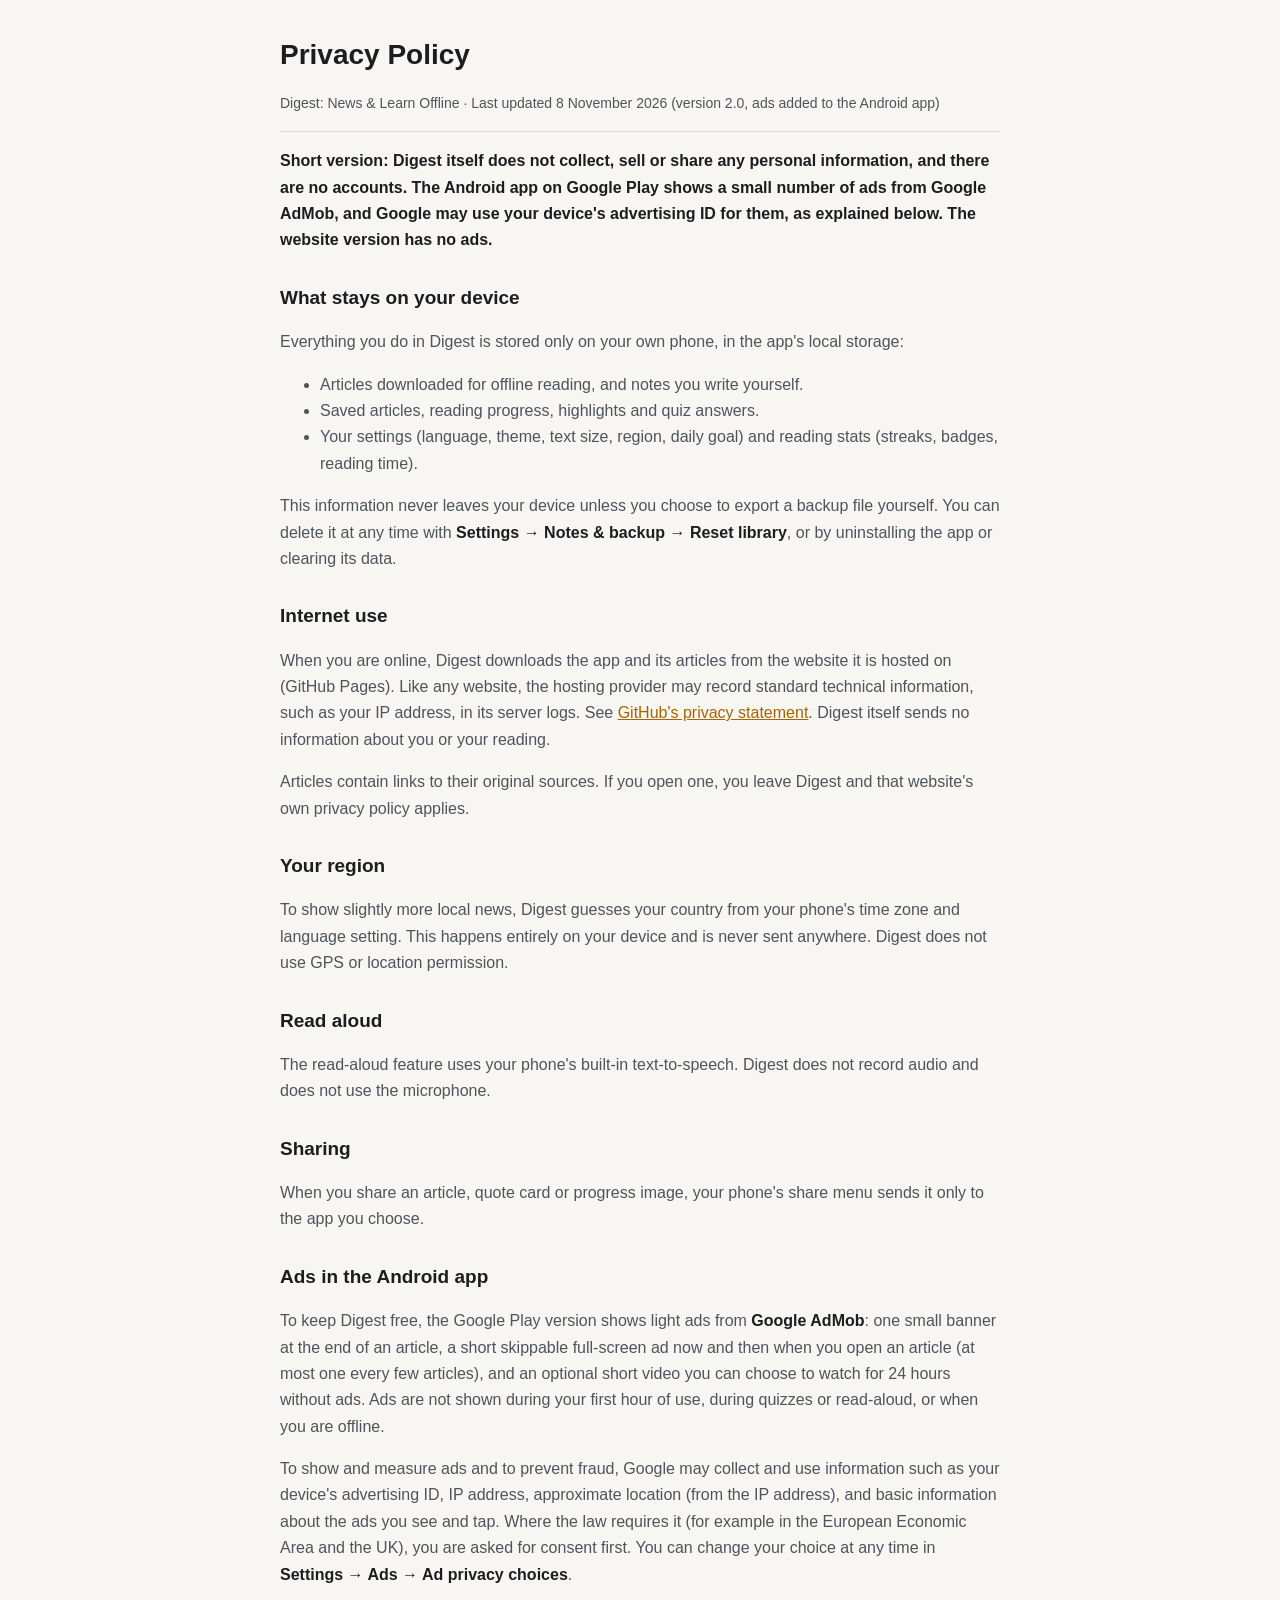
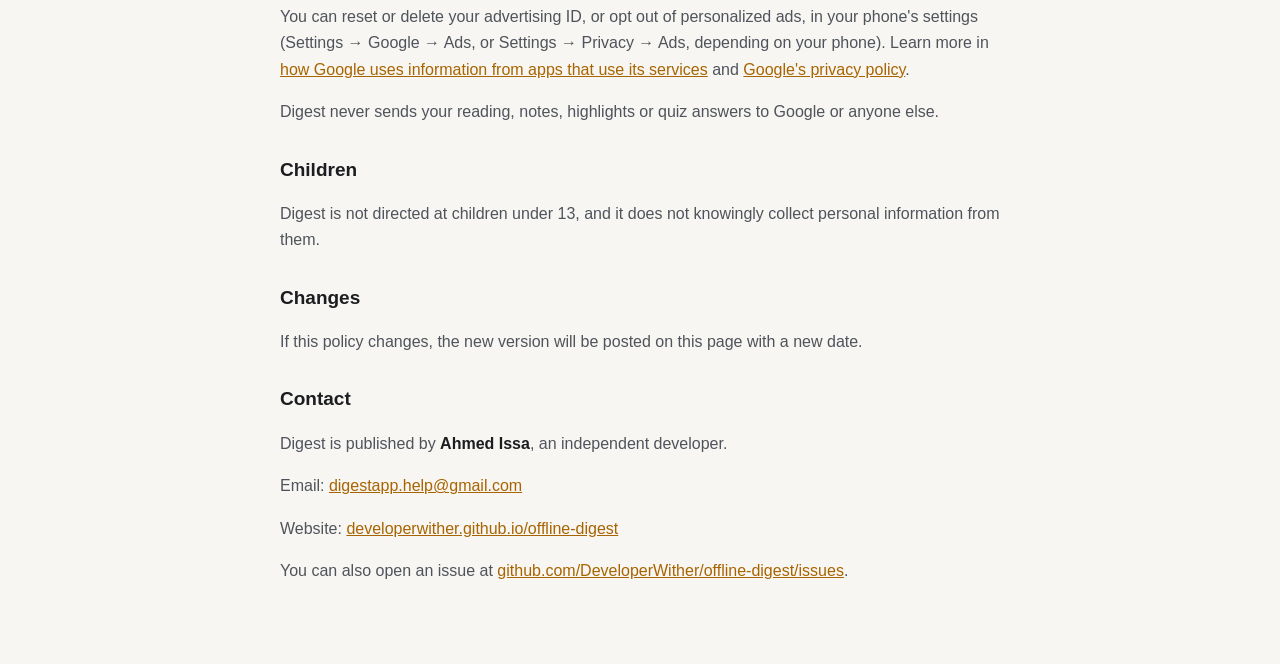
<file: privacy.html>
<!doctype html>
<html lang="en">
<head>
  <meta charset="utf-8">
  <meta name="viewport" content="width=device-width, initial-scale=1">
  <title>Privacy Policy · Digest</title>
  <meta name="description" content="Privacy policy for Digest: News & Learn Offline.">
  <style>
    :root { --bg: #0e0f12; --text: #ecebe7; --muted: #a9adb6; --accent: #f2b45a; --border: #2a2e36; }
    @media (prefers-color-scheme: light) { :root { --bg: #f7f6f2; --text: #1c1d20; --muted: #4f535b; --accent: #a86400; --border: #dedad1; } }
    body { margin: 0; background: var(--bg); color: var(--text); font: 16px/1.65 -apple-system, "Segoe UI", Roboto, Helvetica, Arial, sans-serif; }
    main { max-width: 720px; margin: 0 auto; padding: 32px 20px 64px; }
    h1 { font-size: 28px; margin: 0 0 4px; }
    h2 { font-size: 19px; margin: 28px 0 6px; }
    p, li { color: var(--muted); }
    strong { color: var(--text); }
    a { color: var(--accent); }
    .date { font-size: 14px; color: var(--muted); border-bottom: 1px solid var(--border); padding-bottom: 16px; }
  </style>
</head>
<body>
<main>
  <h1>Privacy Policy</h1>
  <p class="date">Digest: News &amp; Learn Offline · Last updated 8 November 2026 (version 2.0, ads added to the Android app)</p>

  <p><strong>Short version: Digest itself does not collect, sell or share any personal information, and there are no accounts. The Android app on Google Play shows a small number of ads from Google AdMob, and Google may use your device's advertising ID for them, as explained below. The website version has no ads.</strong></p>

  <h2>What stays on your device</h2>
  <p>Everything you do in Digest is stored only on your own phone, in the app's local storage:</p>
  <ul>
    <li>Articles downloaded for offline reading, and notes you write yourself.</li>
    <li>Saved articles, reading progress, highlights and quiz answers.</li>
    <li>Your settings (language, theme, text size, region, daily goal) and reading stats (streaks, badges, reading time).</li>
  </ul>
  <p>This information never leaves your device unless you choose to export a backup file yourself. You can delete it at any time with <strong>Settings → Notes &amp; backup → Reset library</strong>, or by uninstalling the app or clearing its data.</p>

  <h2>Internet use</h2>
  <p>When you are online, Digest downloads the app and its articles from the website it is hosted on (GitHub Pages). Like any website, the hosting provider may record standard technical information, such as your IP address, in its server logs. See <a href="https://docs.github.com/en/site-policy/privacy-policies/github-general-privacy-statement" rel="noopener">GitHub's privacy statement</a>. Digest itself sends no information about you or your reading.</p>
  <p>Articles contain links to their original sources. If you open one, you leave Digest and that website's own privacy policy applies.</p>

  <h2>Your region</h2>
  <p>To show slightly more local news, Digest guesses your country from your phone's time zone and language setting. This happens entirely on your device and is never sent anywhere. Digest does not use GPS or location permission.</p>

  <h2>Read aloud</h2>
  <p>The read-aloud feature uses your phone's built-in text-to-speech. Digest does not record audio and does not use the microphone.</p>

  <h2>Sharing</h2>
  <p>When you share an article, quote card or progress image, your phone's share menu sends it only to the app you choose.</p>

  <h2>Ads in the Android app</h2>
  <p>To keep Digest free, the Google Play version shows light ads from <strong>Google AdMob</strong>: one small banner at the end of an article, a short skippable full-screen ad now and then when you open an article (at most one every few articles), and an optional short video you can choose to watch for 24 hours without ads. Ads are not shown during your first hour of use, during quizzes or read-aloud, or when you are offline.</p>
  <p>To show and measure ads and to prevent fraud, Google may collect and use information such as your device's advertising ID, IP address, approximate location (from the IP address), and basic information about the ads you see and tap. Where the law requires it (for example in the European Economic Area and the UK), you are asked for consent first. You can change your choice at any time in <strong>Settings → Ads → Ad privacy choices</strong>.</p>
  <p>You can reset or delete your advertising ID, or opt out of personalized ads, in your phone's settings (Settings → Google → Ads, or Settings → Privacy → Ads, depending on your phone). Learn more in <a href="https://policies.google.com/technologies/partner-sites" rel="noopener">how Google uses information from apps that use its services</a> and <a href="https://policies.google.com/privacy" rel="noopener">Google's privacy policy</a>.</p>
  <p>Digest never sends your reading, notes, highlights or quiz answers to Google or anyone else.</p>

  <h2>Children</h2>
  <p>Digest is not directed at children under 13, and it does not knowingly collect personal information from them.</p>

  <h2>Changes</h2>
  <p>If this policy changes, the new version will be posted on this page with a new date.</p>

  <h2 id="contact">Contact</h2>
  <p>Digest is published by <strong>Ahmed Issa</strong>, an independent developer.</p>
  <p>Email: <a href="mailto:digestapp.help@gmail.com">digestapp.help@gmail.com</a></p>
  <p>Website: <a href="https://developerwither.github.io/offline-digest/">developerwither.github.io/offline-digest</a></p>
  <p>You can also open an issue at <a href="https://github.com/DeveloperWither/offline-digest/issues" rel="noopener">github.com/DeveloperWither/offline-digest/issues</a>.</p>
</main>
</body>
</html>
</file>
<file: styles.css>
/* Offline Digest — mobile-first dark reading UI */

:root {
  --bg: #0e0f12;
  --surface: #17191e;
  --surface-2: #1f2228;
  --border: #2a2e36;
  --text: #ecebe7;
  --text-2: #a9adb6;
  --text-3: #767b86;
  --accent: #f2b45a;
  --accent-ink: #1a1408;
  --danger: #ff6b6b;
  --ok: #6fd08c;
  --mark: rgba(242, 180, 90, 0.28);
  --bar-bg: rgba(14, 15, 18, 0.86);
  --strong: #fff;
  --tab-count-on: #55585f;
  --toast-action: #9a5d00;
  --speaking: rgba(242, 180, 90, 0.16);

  --cat-ai: #8fb8ff;
  --cat-history: #f0a37a;
  --cat-tech: #7fd6b4;
  --cat-world: #ff8f9e;
  --cat-learn: #c9a2ff;

  --radius: 14px;
  --sat: env(safe-area-inset-top, 0px);
  --sab: env(safe-area-inset-bottom, 0px);
  --sal: env(safe-area-inset-left, 0px);
  --sar: env(safe-area-inset-right, 0px);
  --gutter: 16px;

  --ui-font: -apple-system, BlinkMacSystemFont, "SF Pro Text", "Segoe UI", Roboto, Helvetica, Arial, sans-serif;
  --read-font: "Iowan Old Style", "Charter", "Palatino Linotype", Palatino, Georgia, "Times New Roman", serif;

  color-scheme: dark;
}

:root[data-theme="light"] {
  --bg: #f7f6f2;
  --surface: #ffffff;
  --surface-2: #efede7;
  --border: #dedad1;
  --text: #1c1d20;
  --text-2: #4f535b;
  --text-3: #767a83;
  --accent: #a86400;
  --accent-ink: #ffffff;
  --danger: #c93636;
  --ok: #1e8a4a;
  --mark: rgba(242, 170, 60, 0.38);
  --bar-bg: rgba(247, 246, 242, 0.88);
  --strong: #000;
  --tab-count-on: #b9bcc2;
  --toast-action: #ffc46b;
  --speaking: rgba(242, 170, 60, 0.2);
  --cat-ai: #2d63c8;
  --cat-history: #b5531f;
  --cat-tech: #0f7d58;
  --cat-world: #c8324b;
  --cat-learn: #7a4fd1;
  color-scheme: light;
}

:root[data-theme="sepia"] {
  --bg: #f4ecd8;
  --surface: #fbf5e6;
  --surface-2: #ece2c9;
  --border: #dccfb0;
  --text: #3b2f20;
  --text-2: #5f4f3a;
  --text-3: #85745b;
  --accent: #9c5a08;
  --accent-ink: #fffaf0;
  --danger: #b5352b;
  --ok: #3f7a32;
  --mark: rgba(214, 150, 50, 0.32);
  --bar-bg: rgba(244, 236, 216, 0.9);
  --strong: #1f170d;
  --tab-count-on: #b8ab92;
  --toast-action: #ffc46b;
  --speaking: rgba(214, 150, 50, 0.18);
  --cat-ai: #3b5f9e;
  --cat-history: #a6501f;
  --cat-tech: #2f7354;
  --cat-world: #a8394a;
  --cat-learn: #7d4f9e;
  color-scheme: light;
}

*, *::before, *::after { box-sizing: border-box; }

html {
  -webkit-text-size-adjust: 100%;
  text-size-adjust: 100%;
  background: var(--bg);
}

body {
  margin: 0;
  min-height: 100vh;
  min-height: 100dvh;
  background: var(--bg);
  color: var(--text);
  font: 16px/1.45 var(--ui-font);
  -webkit-font-smoothing: antialiased;
  -webkit-tap-highlight-color: transparent;
  overflow-x: hidden;
}

[hidden] { display: none !important; }

button, input, textarea { font: inherit; color: inherit; }
button { cursor: pointer; }

:focus-visible { outline: 2px solid var(--accent); outline-offset: 2px; }

.visually-hidden {
  position: absolute !important;
  width: 1px; height: 1px;
  overflow: hidden;
  clip: rect(0 0 0 0);
  white-space: nowrap;
}

/* ---------- Library header ---------- */

.topbar {
  position: sticky;
  top: 0;
  z-index: 10;
  padding: calc(var(--sat) + 10px) calc(var(--gutter) + var(--sar)) 0 calc(var(--gutter) + var(--sal));
  background: var(--bar-bg);
  -webkit-backdrop-filter: saturate(160%) blur(18px);
  backdrop-filter: saturate(160%) blur(18px);
  border-bottom: 1px solid var(--border);
}

.brand-row {
  display: flex;
  align-items: center;
  gap: 10px;
  min-height: 44px;
}

.brand {
  margin: 0;
  font-size: 30px;
  font-weight: 750;
  letter-spacing: -0.02em;
}

.net {
  font-size: 12px;
  font-weight: 600;
  padding: 3px 8px;
  border-radius: 999px;
  background: var(--surface-2);
  color: var(--text-2);
  border: 1px solid var(--border);
}

.icon-btn {
  width: 40px;
  height: 40px;
  display: grid;
  place-items: center;
  border: 0;
  border-radius: 12px;
  background: var(--surface-2);
  color: var(--accent);
}
.icon-btn:active { transform: scale(0.95); }

.search {
  position: relative;
  display: flex;
  align-items: center;
  margin: 8px 0 10px;
  background: var(--surface-2);
  border-radius: 12px;
  border: 1px solid transparent;
  color: var(--text-3);
}
.search:focus-within { border-color: var(--border); }
.search svg { position: absolute; left: 12px; pointer-events: none; }

.search input {
  flex: 1;
  min-width: 0;
  height: 42px;
  padding: 0 40px 0 38px;
  border: 0;
  background: transparent;
  font-size: 16px; /* >= 16px prevents iOS zoom-on-focus */
  color: var(--text);
  outline: none;
  -webkit-appearance: none;
  appearance: none;
}
.search input::placeholder { color: var(--text-3); }
.search input::-webkit-search-cancel-button { display: none; }

.clear-btn {
  position: absolute;
  right: 6px;
  width: 30px;
  height: 30px;
  border: 0;
  border-radius: 50%;
  background: var(--border);
  color: var(--text);
  font-size: 18px;
  line-height: 1;
}

.tabs {
  display: flex;
  gap: 8px;
  overflow-x: auto;
  padding-bottom: 12px;
  margin: 0 calc(-1 * var(--gutter));
  padding-left: var(--gutter);
  padding-right: var(--gutter);
  scrollbar-width: none;
  -webkit-overflow-scrolling: touch;
}
.tabs::-webkit-scrollbar { display: none; }

.tab {
  flex: none;
  display: inline-flex;
  align-items: center;
  gap: 6px;
  height: 34px;
  padding: 0 14px;
  border-radius: 999px;
  border: 1px solid var(--border);
  background: transparent;
  color: var(--text-2);
  font-size: 14px;
  font-weight: 600;
  white-space: nowrap;
}
.tab .count {
  font-size: 12px;
  font-weight: 600;
  color: var(--text-3);
  font-variant-numeric: tabular-nums;
}
.tab[aria-selected="true"] {
  background: var(--text);
  border-color: var(--text);
  color: var(--bg);
}
.tab[aria-selected="true"] .count { color: var(--tab-count-on); }

/* ---------- Article list ---------- */

.list-main {
  padding: 4px calc(var(--gutter) + var(--sar)) calc(var(--sab) + 32px) calc(var(--gutter) + var(--sal));
  max-width: 720px;
  margin: 0 auto;
}

.result-info {
  margin: 10px 2px 8px;
  font-size: 13px;
  color: var(--text-3);
  min-height: 1em;
}

.article-list {
  list-style: none;
  margin: 0;
  padding: 0;
  display: grid;
  gap: 12px;
}

.card {
  display: block;
  padding: 16px;
  border-radius: var(--radius);
  background: var(--surface);
  border: 1px solid var(--border);
  color: inherit;
  text-decoration: none;
  transition: transform 0.12s ease, background 0.12s ease;
}
.card:active { transform: scale(0.985); background: var(--surface-2); }

.card-meta,
.card-foot {
  display: flex;
  align-items: center;
  flex-wrap: wrap;
  gap: 6px 10px;
  font-size: 12.5px;
  color: var(--text-3);
}

.chip {
  font-size: 11.5px;
  font-weight: 700;
  letter-spacing: 0.02em;
  text-transform: uppercase;
  color: var(--cat, var(--text-2));
}
.chip[data-cat="ai"] { --cat: var(--cat-ai); }
.chip[data-cat="history"] { --cat: var(--cat-history); }
.chip[data-cat="tech"] { --cat: var(--cat-tech); }
.chip[data-cat="world"] { --cat: var(--cat-world); }
.chip[data-cat="learn"] { --cat: var(--cat-learn); }

.card-title {
  margin: 8px 0 6px;
  font-family: var(--read-font);
  font-size: 20px;
  line-height: 1.25;
  font-weight: 700;
  letter-spacing: -0.005em;
}

.card-excerpt {
  margin: 0 0 12px;
  font-size: 14.5px;
  line-height: 1.5;
  color: var(--text-2);
  display: -webkit-box;
  -webkit-line-clamp: 3;
  -webkit-box-orient: vertical;
  overflow: hidden;
}

.tag {
  padding: 2px 8px;
  border-radius: 999px;
  background: var(--surface-2);
  color: var(--text-2);
  font-size: 12px;
}

mark {
  background: var(--mark);
  color: inherit;
  border-radius: 3px;
  padding: 0 1px;
}

.empty {
  text-align: center;
  padding: 48px 24px;
  color: var(--text-3);
}
.empty strong { display: block; color: var(--text-2); font-size: 17px; margin-bottom: 6px; }

/* ---------- Reader ---------- */

.reader-bar {
  position: sticky;
  top: 0;
  z-index: 10;
  display: flex;
  align-items: center;
  justify-content: space-between;
  padding: calc(var(--sat) + 6px) calc(10px + var(--sar)) 6px calc(6px + var(--sal));
  background: var(--bar-bg);
  -webkit-backdrop-filter: saturate(160%) blur(18px);
  backdrop-filter: saturate(160%) blur(18px);
  border-bottom: 1px solid var(--border);
}

.text-btn {
  display: inline-flex;
  align-items: center;
  gap: 2px;
  min-height: 44px;
  padding: 0 8px;
  border: 0;
  background: none;
  color: var(--accent);
  font-size: 17px;
  font-weight: 500;
}

.progress {
  position: absolute;
  left: 0; right: 0; bottom: -1px;
  height: 2px;
}
.progress-bar {
  height: 100%;
  width: 0;
  background: var(--accent);
  transition: width 0.08s linear;
}

.reader {
  --reader-size: 18px;
  max-width: 680px;
  margin: 0 auto;
  padding: 28px calc(22px + var(--sar)) calc(var(--sab) + 72px) calc(22px + var(--sal));
  font-family: var(--read-font);
  font-size: var(--reader-size);
  line-height: var(--reader-lh, 1.68);
  overflow-wrap: break-word;
}

.reader .chip { font-family: var(--ui-font); }

.reader h1 {
  margin: 10px 0 12px;
  font-size: 1.65em;
  line-height: 1.18;
  letter-spacing: -0.01em;
}

.reader-meta {
  font-family: var(--ui-font);
  font-size: 14px;
  line-height: 1.5;
  color: var(--text-3);
  padding-bottom: 20px;
  margin-bottom: 24px;
  border-bottom: 1px solid var(--border);
}
.reader-meta .tags { display: flex; flex-wrap: wrap; gap: 6px; margin-top: 10px; }

.reader-body p { margin: 0 0 1.1em; }
.reader-body ul, .reader-body ol { margin: 0 0 1.1em; padding-inline-start: 1.3em; }
.reader-body li { margin-bottom: 0.45em; }
.reader-body li::marker { color: var(--accent); }
.reader-body strong { color: var(--strong); }
.reader-body h2 {
  margin: 1.6em 0 0.5em;
  font-size: 1.2em;
  line-height: 1.3;
}

/* ---------- Import sheet ---------- */

.sheet {
  width: min(100% - 24px, 520px);
  max-height: calc(100dvh - var(--sat) - 24px);
  margin: auto auto calc(12px + var(--sab));
  padding: 0;
  border: 1px solid var(--border);
  border-radius: 20px;
  background: var(--surface);
  color: var(--text);
  overflow-y: auto;
  -webkit-overflow-scrolling: touch;
}
.sheet::backdrop { background: rgba(0, 0, 0, 0.6); }
.sheet[open] { animation: sheet-in 0.22s ease-out; }
@keyframes sheet-in { from { transform: translateY(24px); opacity: 0; } }

@media (min-width: 640px) {
  .sheet { margin: auto; }
}

.sheet-head {
  position: sticky;
  top: 0;
  z-index: 5;
  display: flex;
  align-items: center;
  justify-content: space-between;
  padding: 8px 8px 8px 20px;
  background: var(--surface);
  border-bottom: 1px solid var(--border);
}
.sheet-head h2 { margin: 0; font-size: 18px; }

.sheet-sec { padding: 16px 20px 4px; }
.sheet-sec h3 { margin: 0 0 4px; font-size: 15px; }
.hint { margin: 0 0 12px; font-size: 13.5px; color: var(--text-3); }

.row { display: flex; gap: 8px; margin-bottom: 10px; }

.field {
  width: 100%;
  min-width: 0;
  padding: 10px 12px;
  border-radius: 10px;
  border: 1px solid var(--border);
  background: var(--bg);
  font-size: 16px;
  outline: none;
}
textarea.field { resize: vertical; margin-bottom: 10px; font-family: ui-monospace, Menlo, Consolas, monospace; font-size: 14px; }
textarea.field.prose { font-family: var(--ui-font); font-size: 16px; line-height: 1.5; }
input.field { margin-bottom: 10px; }
.row input.field { margin-bottom: 0; }
select.field { color: var(--text); }
.field:focus { border-color: var(--accent); }

.btn {
  position: relative;
  display: inline-flex;
  align-items: center;
  justify-content: center;
  min-height: 42px;
  padding: 0 16px;
  border-radius: 10px;
  border: 1px solid var(--border);
  background: var(--surface-2);
  font-size: 15px;
  font-weight: 600;
  white-space: nowrap;
  margin-bottom: 10px;
}
.btn:active { transform: scale(0.98); }
.btn:disabled { opacity: 0.4; }
.row .btn { margin-bottom: 0; }
.btn-primary { background: var(--accent); border-color: var(--accent); color: var(--accent-ink); width: 100%; }
.btn-ghost { background: transparent; color: var(--accent); border-color: transparent; padding: 0 4px; }
.btn-danger { background: transparent; color: var(--danger); border-color: rgba(255, 107, 107, 0.35); }
.btn-primary:focus-within { outline: 2px solid var(--text); outline-offset: 2px; }

.status {
  margin: 0;
  padding: 4px 20px calc(18px + var(--sab));
  font-size: 14px;
  color: var(--text-2);
  min-height: 1em;
}
.status.ok { color: var(--ok); }
.status.error { color: var(--danger); }

/* ---------- Toast ---------- */

.toast {
  position: fixed;
  left: 50%;
  bottom: calc(18px + var(--sab));
  transform: translateX(-50%);
  z-index: 50;
  display: flex;
  align-items: center;
  gap: 12px;
  max-width: calc(100% - 32px);
  padding: 12px 16px;
  border-radius: 12px;
  background: var(--text);
  color: var(--bg);
  font-size: 14.5px;
  font-weight: 500;
  box-shadow: 0 10px 30px rgba(0, 0, 0, 0.45);
  animation: toast-in 0.2s ease-out;
}
@keyframes toast-in { from { opacity: 0; transform: translate(-50%, 10px); } }
.toast-action {
  border: 0;
  background: none;
  color: var(--toast-action);
  font-weight: 700;
  padding: 0;
}

/* ---------- Top actions ---------- */

.top-actions { margin-left: auto; display: flex; align-items: center; gap: 8px; }

/* ---------- List tools (filter / sort) ---------- */

.list-tools {
  display: flex;
  align-items: center;
  gap: 8px;
  margin: 10px 0 8px;
}
.list-tools .result-info { flex: 1; min-width: 0; margin: 0 2px; overflow: hidden; text-overflow: ellipsis; white-space: nowrap; }

.select select {
  -webkit-appearance: none;
  appearance: none;
  height: 32px;
  padding: 0 28px 0 12px;
  border-radius: 999px;
  border: 1px solid var(--border);
  background: var(--surface-2) url("data:image/svg+xml,%3Csvg xmlns='http://www.w3.org/2000/svg' viewBox='0 0 24 24'%3E%3Cpath d='m6 9 6 6 6-6' fill='none' stroke='%23888c94' stroke-width='2.4' stroke-linecap='round' stroke-linejoin='round'/%3E%3C/svg%3E") no-repeat right 9px center / 14px;
  color: var(--text-2);
  font-size: 13px;
  font-weight: 600;
  outline: none;
}
.select select:focus-visible { border-color: var(--accent); }

/* ---------- Card states ---------- */

.card { position: relative; overflow: hidden; }
.card.is-read { opacity: 0.6; }
.card.is-read .card-title { font-weight: 600; }
.read-mark { color: var(--ok); font-weight: 600; }
.saved-mark { color: var(--accent); font-size: 14px; margin-left: auto; }

.card-progress {
  position: absolute;
  left: 0; right: 0; bottom: 0;
  height: 3px;
  background: var(--surface-2);
}
.card-progress span { display: block; height: 100%; background: var(--accent); border-radius: 0 3px 3px 0; }

.continue {
  position: relative;
  display: block;
  overflow: hidden;
  margin-bottom: 12px;
  padding: 14px 16px 16px;
  border-radius: var(--radius);
  border: 1px solid var(--accent);
  background: var(--surface);
  color: inherit;
  text-decoration: none;
}
.continue:active { transform: scale(0.985); }
.continue-label {
  display: block;
  margin-bottom: 4px;
  font-size: 12px;
  font-weight: 700;
  letter-spacing: 0.03em;
  text-transform: uppercase;
  color: var(--accent);
}
.continue strong { font-family: var(--read-font); font-size: 18px; line-height: 1.3; }

/* ---------- Reader actions ---------- */

.reader-actions { display: flex; align-items: center; gap: 2px; }
.bar-btn {
  width: 42px;
  height: 42px;
  display: grid;
  place-items: center;
  border: 0;
  border-radius: 10px;
  background: none;
  color: var(--accent);
}
.bar-btn:active { background: var(--surface-2); }
.bar-btn.aa { font-family: var(--read-font); font-size: 19px; font-weight: 700; }
.bar-btn[aria-pressed="true"] .fillable { fill: currentColor; }
#listen-btn[aria-pressed="true"] { background: var(--surface-2); }

.reader[data-font="sans"] { font-family: var(--ui-font); }
.reader[data-font="sans"] h1 { letter-spacing: -0.02em; }

.reader .speaking {
  background: var(--speaking);
  box-shadow: 0 0 0 8px var(--speaking);
  border-radius: 4px;
}

.reader-end {
  margin-top: 36px;
  padding-top: 24px;
  border-top: 1px solid var(--border);
  font-family: var(--ui-font);
  font-size: 14px;
  color: var(--text-3);
}
.reader-end #finish-btn { width: 100%; }
.reader-end .orig { display: inline-block; margin: 4px 0 8px; color: var(--accent); }
.up-next {
  margin: 22px 0 8px;
  font-size: 12px;
  font-weight: 700;
  letter-spacing: 0.04em;
  text-transform: uppercase;
}
.next-card { color: var(--text); }
.next-card .card-title { font-size: 18px; margin-bottom: 0; }

/* ---------- Read-aloud player ---------- */

.player {
  position: fixed;
  left: 50%;
  bottom: calc(14px + var(--sab));
  transform: translateX(-50%);
  z-index: 40;
  display: flex;
  align-items: center;
  gap: 4px;
  width: min(100% - 24px, 420px);
  padding: 6px 8px;
  border-radius: 18px;
  border: 1px solid var(--border);
  background: var(--surface);
  box-shadow: 0 12px 34px rgba(0, 0, 0, 0.35);
  font-family: var(--ui-font);
}
.player button {
  width: 44px;
  height: 44px;
  display: grid;
  place-items: center;
  border: 0;
  border-radius: 12px;
  background: none;
  color: var(--text);
}
.player button:active { background: var(--surface-2); }
.player .play { background: var(--accent); color: var(--accent-ink); border-radius: 50%; }
.player .play .i-play, .player .play.is-paused .i-pause { display: none; }
.player .play.is-paused .i-play { display: block; }
.player-label {
  flex: 1;
  text-align: center;
  font-size: 13px;
  color: var(--text-3);
  font-variant-numeric: tabular-nums;
}
#tts-close { font-size: 26px; color: var(--text-3); }
.tts-on .reader { padding-bottom: calc(var(--sab) + 140px); }
.tts-on .toast { bottom: calc(86px + var(--sab)); }

/* ---------- Settings ---------- */

.seg {
  display: flex;
  gap: 3px;
  padding: 3px;
  margin-bottom: 10px;
  border-radius: 11px;
  border: 1px solid var(--border);
  background: var(--bg);
}
.seg button {
  flex: 1;
  min-height: 38px;
  padding: 0 4px;
  border: 0;
  border-radius: 8px;
  background: none;
  color: var(--text-2);
  font-size: 14px;
  font-weight: 600;
}
.seg button[aria-pressed="true"] { background: var(--accent); color: var(--accent-ink); }
.seg .f-serif { font-family: var(--read-font); font-size: 15px; }

.setting-row {
  display: flex;
  align-items: center;
  justify-content: space-between;
  gap: 12px;
  margin-bottom: 10px;
  font-size: 15px;
}
.setting-row output { color: var(--text-2); font-variant-numeric: tabular-nums; }

.stepper {
  display: flex;
  align-items: center;
  border-radius: 10px;
  overflow: hidden;
  border: 1px solid var(--border);
  background: var(--bg);
}
.stepper button {
  min-width: 52px;
  height: 38px;
  border: 0;
  background: none;
  font-family: var(--read-font);
  font-weight: 700;
  font-size: 16px;
}
.stepper button:last-child { font-size: 20px; }
.stepper button:disabled { opacity: 0.35; }
.stepper output {
  min-width: 36px;
  text-align: center;
  font-size: 14px;
  color: var(--text-2);
  font-variant-numeric: tabular-nums;
}
.stepper .minus, .stepper .plus { font-family: var(--ui-font); font-size: 0.75em; margin-left: 1px; }

input[type="range"] { width: 100%; margin: 0 0 12px; accent-color: var(--accent); }

.switch-row {
  display: flex;
  align-items: center;
  justify-content: space-between;
  gap: 12px;
  min-height: 44px;
  margin-bottom: 8px;
  font-size: 15px;
}
.switch {
  -webkit-appearance: none;
  appearance: none;
  flex: none;
  position: relative;
  width: 48px;
  height: 28px;
  margin: 0;
  border-radius: 999px;
  background: var(--border);
  transition: background 0.15s ease;
}
.switch::after {
  content: "";
  position: absolute;
  top: 3px; left: 3px;
  width: 22px; height: 22px;
  border-radius: 50%;
  background: #fff;
  box-shadow: 0 1px 3px rgba(0, 0, 0, 0.3);
  transition: transform 0.15s ease;
}
.switch:checked { background: var(--accent); }
.switch:checked::after { transform: translateX(20px); }

.stats {
  display: grid;
  grid-template-columns: repeat(2, minmax(0, 1fr));
  gap: 8px;
  margin-bottom: 12px;
}
.stat {
  padding: 12px;
  border-radius: 12px;
  background: var(--bg);
  border: 1px solid var(--border);
}
.stat strong { display: block; font-size: 22px; line-height: 1.2; font-variant-numeric: tabular-nums; }
.stat strong small { font-size: 14px; color: var(--text-3); font-weight: 600; }
.stat span { font-size: 12.5px; color: var(--text-3); }

.about {
  margin: 0;
  padding: 8px 20px calc(20px + var(--sab));
  font-size: 12.5px;
  color: var(--text-3);
}

/* ---------- Article actions menu ---------- */

#actions-title {
  overflow: hidden;
  text-overflow: ellipsis;
  white-space: nowrap;
  min-width: 0;
  font-size: 16px;
}
.menu { padding: 4px 0 calc(12px + var(--sab)); }
.menu button {
  display: block;
  width: 100%;
  min-height: 52px;
  padding: 0 20px;
  border: 0;
  border-bottom: 1px solid var(--border);
  background: none;
  text-align: left;
  font-size: 16px;
}
.menu button:last-child { border-bottom: 0; }
.menu button:active { background: var(--surface-2); }
.menu .danger { color: var(--danger); }

.row .field { flex: 1; }
.row.wrap { flex-wrap: wrap; }
.row.wrap .btn { flex: 1; }

/* ---------- Goal pill + rings ---------- */

.goal-pill {
  display: inline-flex;
  align-items: center;
  gap: 6px;
  height: 40px;
  padding: 0 12px 0 8px;
  border: 0;
  border-radius: 12px;
  background: var(--surface-2);
  color: var(--text);
  font-size: 14px;
  font-weight: 700;
  font-variant-numeric: tabular-nums;
  white-space: nowrap;
}
.goal-pill:active { transform: scale(0.95); }
.ring { display: block; flex: none; }
.ring-bg { fill: none; stroke: var(--border); }
.ring-fg { fill: none; stroke: var(--accent); stroke-linecap: round; transition: stroke-dashoffset 0.5s ease; }
.ring-fg.done { stroke: var(--ok); }

/* ---------- Today's pick ---------- */

.today-card {
  position: relative;
  margin-bottom: 12px;
  border-radius: var(--radius);
  border: 1px solid var(--border);
  background: linear-gradient(135deg, var(--surface) 0%, var(--surface-2) 100%);
}
.today-card a {
  display: block;
  padding: 14px 64px 16px 16px;
  color: inherit;
  text-decoration: none;
}
.today-card strong { font-family: var(--read-font); font-size: 18px; line-height: 1.3; }
.dice {
  position: absolute;
  top: 50%;
  right: 12px;
  transform: translateY(-50%);
  width: 44px;
  height: 44px;
  border: 1px solid var(--border);
  border-radius: 12px;
  background: var(--bg);
  font-size: 22px;
}
.dice:active { transform: translateY(-50%) rotate(25deg) scale(0.92); }

.card-quote {
  margin: 0 0 12px;
  padding-left: 12px;
  border-left: 3px solid var(--accent);
  font-family: var(--read-font);
  font-size: 15.5px;
  font-style: italic;
  line-height: 1.5;
  color: var(--text-2);
}
.card-quote small { display: block; margin-top: 4px; font-style: normal; font-family: var(--ui-font); font-size: 12px; color: var(--text-3); }

/* ---------- Highlights ---------- */

.reader mark.hl {
  background: var(--hl, rgba(255, 214, 92, 0.32));
  color: inherit;
  border-radius: 2px;
  padding: 0.05em 0;
  box-decoration-break: clone;
  -webkit-box-decoration-break: clone;
  cursor: pointer;
}
:root[data-theme="light"] .reader mark.hl, :root[data-theme="sepia"] .reader mark.hl { --hl: rgba(255, 200, 40, 0.45); }

.sel-bar {
  position: fixed;
  z-index: 45;
  display: flex;
  overflow: hidden;
  border-radius: 12px;
  background: var(--text);
  box-shadow: 0 10px 30px rgba(0, 0, 0, 0.35);
  font-family: var(--ui-font);
}
.sel-bar button {
  min-height: 44px;
  padding: 0 14px;
  border: 0;
  background: none;
  color: var(--bg);
  font-size: 14.5px;
  font-weight: 600;
  white-space: nowrap;
}
.sel-bar button + button { border-left: 1px solid color-mix(in srgb, var(--bg) 25%, transparent); }
.sel-bar button:active { background: color-mix(in srgb, var(--bg) 15%, transparent); }

/* ---------- Progress sheet ---------- */

.today-sec { display: flex; align-items: center; gap: 18px; padding-top: 20px; }
.today-ring { position: relative; flex: none; width: 132px; height: 132px; }
.ring-label {
  position: absolute;
  inset: 0;
  display: grid;
  place-content: center;
  text-align: center;
}
.ring-label strong { font-size: 38px; line-height: 1; font-variant-numeric: tabular-nums; }
.ring-label span { font-size: 12.5px; color: var(--text-3); }
.today-text { margin: 0; font-size: 14.5px; color: var(--text-2); }
.today-text strong { display: block; margin-bottom: 4px; font-size: 18px; color: var(--text); }

.week { margin: 6px 0 12px; }
.week .bars {
  position: relative;
  display: grid;
  grid-template-columns: repeat(7, 1fr);
  align-items: end;
  gap: 8px;
  height: 96px;
  padding-top: 14px;
}
.week .bar { height: 100%; display: flex; align-items: flex-end; }
.week .bar span { width: 100%; border-radius: 6px 6px 3px 3px; background: var(--border); }
.week .bar.hit span { background: var(--accent); }
.goal-line {
  position: absolute;
  left: 0; right: 0;
  border-top: 1.5px dashed var(--text-3);
  opacity: 0.7;
  pointer-events: none;
}
.goal-line b {
  position: absolute;
  right: 0;
  bottom: 2px;
  font-size: 10.5px;
  font-weight: 600;
  color: var(--text-3);
  background: var(--surface);
  padding-left: 4px;
}
.week .days { display: grid; grid-template-columns: repeat(7, 1fr); gap: 8px; margin-top: 6px; }
.week em { text-align: center; font-style: normal; font-size: 12px; color: var(--text-3); }
.week em.now { color: var(--accent); font-weight: 700; }

.level { margin-bottom: 12px; }
.level-top { display: flex; justify-content: space-between; align-items: baseline; gap: 10px; margin-bottom: 8px; }
.level-top strong { font-size: 17px; }
.level-top span { font-size: 13px; color: var(--text-3); font-variant-numeric: tabular-nums; }
.level-bar { height: 10px; border-radius: 999px; background: var(--bg); border: 1px solid var(--border); overflow: hidden; }
.level-bar span { display: block; height: 100%; border-radius: 999px; background: linear-gradient(90deg, var(--accent), var(--cat-history)); }
.level .hint { margin-top: 8px; }

.stats { grid-template-columns: repeat(3, minmax(0, 1fr)); }
.stat strong { font-size: 19px; }
.stat strong small { display: block; font-size: 11.5px; }

.with-count { display: flex; justify-content: space-between; }
.with-count span { font-size: 13px; color: var(--text-3); font-weight: 600; }
.badges {
  display: grid;
  grid-template-columns: repeat(3, minmax(0, 1fr));
  gap: 8px;
  margin-bottom: 12px;
}
.badge {
  padding: 12px 6px 10px;
  border-radius: 12px;
  border: 1px solid var(--border);
  background: var(--bg);
  text-align: center;
  opacity: 0.55;
}
.badge.got { opacity: 1; border-color: var(--accent); background: linear-gradient(180deg, var(--surface-2), var(--bg)); }
.badge-icon { display: block; font-size: 30px; line-height: 1.2; }
.badge:not(.got) .badge-icon { filter: grayscale(1); font-size: 22px; line-height: 1.65; }
.badge strong { display: block; margin-top: 4px; font-size: 12.5px; line-height: 1.2; }
.badge small { display: block; margin-top: 3px; font-size: 10.5px; line-height: 1.25; color: var(--text-3); }

.invite p { margin: 0 0 12px; font-size: 14px; color: var(--text-2); }
.invite p strong { color: var(--text); }
.invite { padding-bottom: calc(16px + var(--sab)); }

/* ---------- Welcome ---------- */

.welcome-hero { padding: 28px 20px 4px; text-align: center; }
.welcome-logo {
  width: 72px;
  height: 72px;
  margin: 0 auto 12px;
  display: grid;
  place-items: center;
  border-radius: 20px;
  background: var(--accent);
  font-size: 38px;
}
.welcome-hero h2 { margin: 0 0 6px; font-size: 24px; letter-spacing: -0.01em; }
.welcome-hero p { margin: 0; font-size: 15px; color: var(--text-2); }
.topics { display: flex; flex-wrap: wrap; gap: 8px; margin-bottom: 8px; }
.topic {
  min-height: 40px;
  padding: 0 16px;
  border-radius: 999px;
  border: 1px solid var(--border);
  background: var(--bg);
  color: var(--text-2);
  font-size: 14.5px;
  font-weight: 600;
}
.topic[aria-pressed="true"] { background: var(--accent); border-color: var(--accent); color: var(--accent-ink); }
.topic[aria-pressed="true"]::before { content: "✓ "; }
.btn-big { min-height: 52px; font-size: 17px; margin-bottom: calc(10px + var(--sab)); }

.confetti { position: fixed; inset: 0; width: 100%; height: 100%; z-index: 100; pointer-events: none; }

/* ---------- Tags, related, freezes, language ---------- */

.tag-btn { border: 0; cursor: pointer; }
.tag-btn:active { background: var(--border); }
.related { display: grid; gap: 10px; }

.freeze-info {
  display: flex;
  flex-direction: column;
  gap: 2px;
  margin: 0 0 14px;
  padding: 12px 14px;
  border-radius: 12px;
  border: 1px solid var(--border);
  background: var(--bg);
}
.freeze-info strong { font-size: 15px; }
.freeze-info span { font-size: 12.5px; color: var(--text-3); }
#share-progress { margin-bottom: 10px; }
.invite .btn { width: 100%; }

.welcome-lang { display: flex; justify-content: flex-end; padding: 12px 14px 0; }
.select-pill {
  -webkit-appearance: none;
  appearance: none;
  height: 34px;
  padding: 0 14px;
  border-radius: 999px;
  border: 1px solid var(--border);
  background: var(--bg);
  color: var(--text-2);
  font-size: 14px;
  font-weight: 600;
}
.lang-select.field { margin-bottom: 4px; }

/* ---------- Right-to-left (Arabic) ---------- */

[dir="rtl"] .search svg { left: auto; right: 12px; }
[dir="rtl"] .search input { padding: 0 38px 0 40px; }
[dir="rtl"] .clear-btn { right: auto; left: 6px; }
[dir="rtl"] .top-actions { margin-left: 0; margin-right: auto; }
[dir="rtl"] .select select { padding: 0 12px 0 28px; background-position: left 9px center; }
[dir="rtl"] .saved-mark { margin-left: 0; margin-right: auto; }
[dir="rtl"] .switch::after { left: auto; right: 3px; }
[dir="rtl"] .switch:checked::after { transform: translateX(-20px); }
[dir="rtl"] .menu button { text-align: right; }
[dir="rtl"] .dice { right: auto; left: 12px; }
[dir="rtl"] .today-card a { padding: 14px 16px 16px 64px; }
[dir="rtl"] .card-quote { padding-left: 0; padding-right: 12px; border-left: 0; border-right: 3px solid var(--accent); }
[dir="rtl"] .sel-bar button + button { border-left: 0; border-right: 1px solid color-mix(in srgb, var(--bg) 25%, transparent); }
[dir="rtl"] .goal-line b { right: auto; left: 0; padding-left: 0; padding-right: 4px; }
[dir="rtl"] #back-btn svg, [dir="rtl"] #tts-prev svg, [dir="rtl"] #tts-next svg { transform: scaleX(-1); }
[dir="rtl"] .progress-bar, [dir="rtl"] .card-progress span, [dir="rtl"] .level-bar span { margin-left: auto; }
[dir="rtl"] .card-progress span { border-radius: 3px 0 0 3px; }
[dir="rtl"] .stepper .minus, [dir="rtl"] .stepper .plus { margin-left: 0; margin-right: 1px; }

.near-mark {
  padding: 1px 8px;
  border-radius: 999px;
  background: color-mix(in srgb, var(--accent) 16%, transparent);
  color: var(--accent);
  font-weight: 700;
  font-size: 11.5px;
}


/* ---------- Quiz ---------- */

.quiz {
  margin: 34px 0 8px;
  padding: 20px 18px 16px;
  border-radius: 18px;
  border: 1px solid color-mix(in srgb, var(--cat-learn) 45%, var(--border));
  background: linear-gradient(160deg, color-mix(in srgb, var(--cat-learn) 10%, var(--surface)), var(--surface));
  font-family: var(--ui-font);
}
.quiz h2 { margin: 0 0 4px; font-size: 20px; }
.quiz-hint { margin: 0 0 16px; font-size: 14px; color: var(--text-3); }
.quiz-q { margin-bottom: 18px; }
.quiz-q .q { margin: 0 0 10px; font-size: 16px; font-weight: 650; line-height: 1.4; display: flex; gap: 10px; }
.qn {
  flex: none;
  width: 24px; height: 24px;
  display: grid; place-items: center;
  border-radius: 50%;
  background: var(--cat-learn);
  color: #fff;
  font-size: 13px;
  font-weight: 800;
}
.opts { display: grid; gap: 8px; }
.opt {
  min-height: 46px;
  padding: 10px 14px;
  border-radius: 12px;
  border: 1.5px solid var(--border);
  background: var(--bg);
  color: var(--text);
  font-size: 15px;
  text-align: start;
  transition: transform 0.15s ease, border-color 0.2s ease, background-color 0.2s ease;
}
.opt:not(:disabled):active { transform: scale(0.98); }
@media (hover: hover) { .opt:not(:disabled):hover { border-color: var(--cat-learn); } }
.opt.right { border-color: var(--ok); background: color-mix(in srgb, var(--ok) 16%, var(--bg)); font-weight: 650; }
.opt.right::after { content: " ✓"; color: var(--ok); }
.opt.wrong { border-color: var(--danger); background: color-mix(in srgb, var(--danger) 12%, var(--bg)); }
.opt.dim { opacity: 0.55; }
.opt:disabled { cursor: default; }
.explain { margin: 8px 2px 0; font-size: 14px; color: var(--text-2); line-height: 1.45; }
.quiz-score { margin: 4px 0 0; font-size: 17px; font-weight: 800; text-align: center; color: var(--cat-learn); min-height: 1em; }
.quiz-mark {
  padding: 1px 8px;
  border-radius: 999px;
  background: color-mix(in srgb, var(--cat-learn) 18%, transparent);
  color: var(--cat-learn);
  font-weight: 700;
  font-size: 11.5px;
}
@keyframes shake { 0%, 100% { transform: translateX(0); } 25% { transform: translateX(-6px); } 75% { transform: translateX(6px); } }
.opt.right { animation: pop 0.4s var(--ease-spring, ease); }
.opt.wrong { animation: shake 0.35s ease; }
.explain:not([hidden]) { animation: rise 0.3s ease both; }

.about a { color: var(--accent); }

/* Android app: leave room for the small banner at the end of articles */
.ad-on .reader { padding-bottom: calc(var(--ad-h, 60px) + var(--sab) + 40px); }
.ad-on .toast { bottom: calc(var(--ad-h, 60px) + 18px + var(--sab)); }
#ads-sec .btn { width: 100%; }

/* ---------- Motion ----------
 * Everything here is switched off by the prefers-reduced-motion rule at the end of the file. */

:root {
  --ease-out: cubic-bezier(0.2, 0.8, 0.2, 1);
  --ease-spring: cubic-bezier(0.34, 1.56, 0.64, 1);
  --slide: 26px;
}
[dir="rtl"] { --slide: -26px; }

@keyframes rise { from { opacity: 0; transform: translateY(16px) scale(0.985); } to { opacity: 1; transform: none; } }
@keyframes fade { from { opacity: 0; } to { opacity: 1; } }
@keyframes slide-in { from { opacity: 0; transform: translateX(var(--slide)); } to { opacity: 1; transform: none; } }
@keyframes pop { 0% { transform: scale(1); } 40% { transform: scale(1.35); } 100% { transform: scale(1); } }
@keyframes pop-in { from { opacity: 0; transform: scale(0.8); } to { opacity: 1; transform: none; } }
@keyframes grow { from { width: 0; } }
@keyframes ring-fill { from { stroke-dashoffset: var(--c); } }
@keyframes flicker {
  0%, 100% { transform: scale(1) rotate(0deg); }
  25% { transform: scale(1.12) rotate(-6deg); }
  50% { transform: scale(0.96) rotate(4deg); }
  75% { transform: scale(1.08) rotate(-2deg); }
}
@keyframes float { 0%, 100% { transform: translateY(0); } 50% { transform: translateY(-8px); } }
@keyframes shine { 0% { transform: translateX(-120%) skewX(-20deg); } 60%, 100% { transform: translateX(220%) skewX(-20deg); } }
@keyframes roll { to { transform: translateY(-50%) rotate(720deg) scale(0.9); } }
@keyframes pulse-ring { 0% { box-shadow: 0 0 0 0 color-mix(in srgb, var(--accent) 60%, transparent); } 100% { box-shadow: 0 0 0 14px transparent; } }
@keyframes bounce-in {
  0% { opacity: 0; transform: scale(0.3) rotate(-12deg); }
  55% { opacity: 1; transform: scale(1.15) rotate(4deg); }
  75% { transform: scale(0.95) rotate(-2deg); }
  100% { transform: scale(1) rotate(0); }
}
@keyframes wiggle { 0%, 100% { transform: rotate(0); } 20% { transform: rotate(-10deg); } 40% { transform: rotate(8deg); } 60% { transform: rotate(-5deg); } 80% { transform: rotate(3deg); } }
@keyframes player-in { from { opacity: 0; transform: translate(-50%, 30px); } to { opacity: 1; transform: translate(-50%, 0); } }
@keyframes hl-in { from { background-color: transparent; } }
@keyframes sun-spin { to { transform: rotate(360deg); } }

/* Library: cards rise in one after another */
.brand { animation: slide-in 0.5s var(--ease-out) both; }
.list-main.anim .article-list > li,
.list-main.anim .continue,
.list-main.anim .today-card {
  animation: rise 0.42s var(--ease-out) both;
  animation-delay: calc(var(--i, 0) * 45ms);
}
.list-main.anim .continue { --i: 0; }
.list-main.anim .today-card { --i: 1; }
.view.fade-in { animation: fade 0.25s ease both; }

.tab { transition: background-color 0.2s ease, color 0.2s ease, border-color 0.2s ease, transform 0.15s ease; }
.tab:active { transform: scale(0.94); }
.tab.just-on { animation: pop-in 0.28s var(--ease-spring); }

.card, .continue, .today-card { transition: transform 0.15s ease, box-shadow 0.2s ease, background-color 0.15s ease; }
@media (hover: hover) {
  .card:hover, .continue:hover, .today-card:hover { transform: translateY(-2px); box-shadow: 0 10px 28px rgba(0, 0, 0, 0.22); }
}
.card-progress span, .continue .card-progress span { animation: grow 0.9s var(--ease-out) both; }

.dice.rolling { animation: roll 0.45s var(--ease-out) both; }
.today-card { overflow: hidden; }
.today-card::after {
  content: "";
  position: absolute;
  inset: 0;
  width: 40%;
  background: linear-gradient(90deg, transparent, color-mix(in srgb, var(--accent) 14%, transparent), transparent);
  animation: shine 4.5s ease-in-out 1s infinite;
  pointer-events: none;
}

.empty-icon {
  display: block;
  font-size: 48px;
  margin-bottom: 10px;
  animation: float 3s ease-in-out infinite;
}

/* Goal pill: flickering flame, ring that slides to its new value */
.goal-pill .flame { display: inline-block; font-style: normal; animation: flicker 2.4s ease-in-out infinite; transform-origin: 50% 80%; }
.goal-pill .ring-fg { transition: stroke-dashoffset 0.8s var(--ease-out), stroke 0.3s ease; }
.goal-pill.pulse { animation: pulse-ring 0.9s ease-out 2; }

/* Reader: the article slides in, its parts arrive one by one */
.reader.reader-in > * { animation: slide-in 0.4s var(--ease-out) both; }
.reader.reader-in > :nth-child(2) { animation-delay: 40ms; }
.reader.reader-in > :nth-child(3) { animation-delay: 80ms; }
.reader.reader-in > :nth-child(4) { animation-delay: 120ms; }
.reader.reader-in > :nth-child(n + 5) { animation-delay: 160ms; }
.reader mark.hl { animation: hl-in 0.6s ease both; }
.reader .speaking { transition: background-color 0.3s ease, box-shadow 0.3s ease; }
.bar-btn { transition: transform 0.15s ease, background-color 0.15s ease; }
.bar-btn:active { transform: scale(0.9); }
.pop { animation: pop 0.4s var(--ease-spring); }
#finish-btn { transition: background-color 0.3s ease, color 0.3s ease, border-color 0.3s ease; }

.player:not([hidden]) { animation: player-in 0.32s var(--ease-out) both; }
.player .play { transition: transform 0.15s ease; }
.player .play:active { transform: scale(0.9); }
.sel-bar:not([hidden]) { animation: pop-in 0.18s var(--ease-out) both; }

/* Sheets: sections cascade in */
.sheet[open] .sheet-sec, .sheet[open] .menu > button, .sheet[open] .welcome-hero {
  animation: rise 0.38s var(--ease-out) both;
}
.sheet[open] .sheet-sec:nth-of-type(2), .sheet[open] .menu > button:nth-child(2) { animation-delay: 40ms; }
.sheet[open] .sheet-sec:nth-of-type(3), .sheet[open] .menu > button:nth-child(3) { animation-delay: 80ms; }
.sheet[open] .sheet-sec:nth-of-type(4), .sheet[open] .menu > button:nth-child(4) { animation-delay: 120ms; }
.sheet[open] .sheet-sec:nth-of-type(n + 5), .sheet[open] .menu > button:nth-child(n + 5) { animation-delay: 160ms; }
.sheet::backdrop { animation: fade 0.25s ease both; }
.seg button { transition: background-color 0.2s ease, color 0.2s ease, transform 0.15s ease; }
.seg button:active, .topic:active, .btn:active { transform: scale(0.96); }
.topic { transition: background-color 0.2s ease, color 0.2s ease, border-color 0.2s ease, transform 0.15s ease; }
.switch::after { transition: transform 0.25s var(--ease-spring); }

.welcome[open] .welcome-logo { animation: bounce-in 0.7s var(--ease-out) 0.1s both, wiggle 1.2s ease-in-out 1.2s 1; }

/* Progress sheet: rings fill, bars grow, badges pop */
.ring-fg.ring-anim { animation: ring-fill 1.1s var(--ease-out) 0.15s both; }
.level-bar span { animation: grow 1.1s var(--ease-out) 0.2s both; }
.week .bar span { transform-origin: bottom; animation: bar-up 0.7s var(--ease-out) both; animation-delay: calc(var(--i, 0) * 60ms + 150ms); }
@keyframes bar-up { from { transform: scaleY(0); } }
.badge { animation: pop-in 0.4s var(--ease-spring) both; animation-delay: calc(var(--i, 0) * 30ms + 200ms); position: relative; overflow: hidden; }
.badge.got::after {
  content: "";
  position: absolute;
  inset: 0;
  width: 45%;
  background: linear-gradient(90deg, transparent, rgba(255, 255, 255, 0.22), transparent);
  animation: shine 3.5s ease-in-out calc(var(--i, 0) * 200ms + 1s) infinite;
  pointer-events: none;
}
.stat { animation: pop-in 0.35s var(--ease-out) both; animation-delay: calc(var(--i, 0) * 40ms + 100ms); }

/* Big celebration card (badge unlocked / goal reached) */
.celebrate-card {
  position: fixed;
  left: 50%;
  top: 38%;
  z-index: 90;
  transform: translate(-50%, -50%);
  min-width: 220px;
  max-width: calc(100% - 48px);
  padding: 22px 26px 20px;
  border-radius: 24px;
  border: 1px solid var(--accent);
  background: var(--surface);
  box-shadow: 0 24px 60px rgba(0, 0, 0, 0.45);
  text-align: center;
  font-family: var(--ui-font);
  animation: celebrate-in 0.5s var(--ease-spring) both;
  pointer-events: none; /* never blocks taps; it fades away by itself */
}
.celebrate-card.out { animation: celebrate-out 0.3s ease both; }
.celebrate-card .c-icon { display: block; font-size: 64px; line-height: 1.1; animation: bounce-in 0.8s var(--ease-out) 0.1s both, wiggle 1s ease-in-out 0.9s 1; }
.celebrate-card small { display: block; margin-top: 8px; font-size: 12.5px; font-weight: 700; letter-spacing: 0.06em; text-transform: uppercase; color: var(--accent); }
.celebrate-card strong { display: block; margin-top: 2px; font-size: 21px; }
@keyframes celebrate-in { from { opacity: 0; transform: translate(-50%, -40%) scale(0.7); } to { opacity: 1; transform: translate(-50%, -50%) scale(1); } }
@keyframes celebrate-out { to { opacity: 0; transform: translate(-50%, -60%) scale(0.9); } }

/* Smooth theme switching */
html.theme-fade, html.theme-fade * {
  transition: background-color 0.35s ease, color 0.35s ease, border-color 0.35s ease, fill 0.35s ease !important;
}

@media (prefers-reduced-motion: reduce) {
  *, *::before, *::after { animation: none !important; transition: none !important; }
}

/* Topic picture on each card */
.card-thumb {
  float: inline-end;
  display: grid;
  place-items: center;
  width: 64px;
  height: 64px;
  margin: 10px 0 6px 12px;
  margin-inline: 12px 0;
  border-radius: 16px;
  font-size: 34px;
  line-height: 1;
  --cat: var(--text-3);
  background: linear-gradient(135deg, color-mix(in srgb, var(--cat) 30%, transparent), color-mix(in srgb, var(--cat) 8%, transparent));
  border: 1px solid color-mix(in srgb, var(--cat) 25%, transparent);
}
.card-thumb[data-cat="ai"] { --cat: var(--cat-ai); }
.card-thumb[data-cat="history"] { --cat: var(--cat-history); }
.card-thumb[data-cat="tech"] { --cat: var(--cat-tech); }
.card-thumb[data-cat="world"] { --cat: var(--cat-world); }
.card-thumb[data-cat="learn"] { --cat: var(--cat-learn); }
.card-foot { clear: both; }
.next-card .card-thumb { display: none; }
</file>
